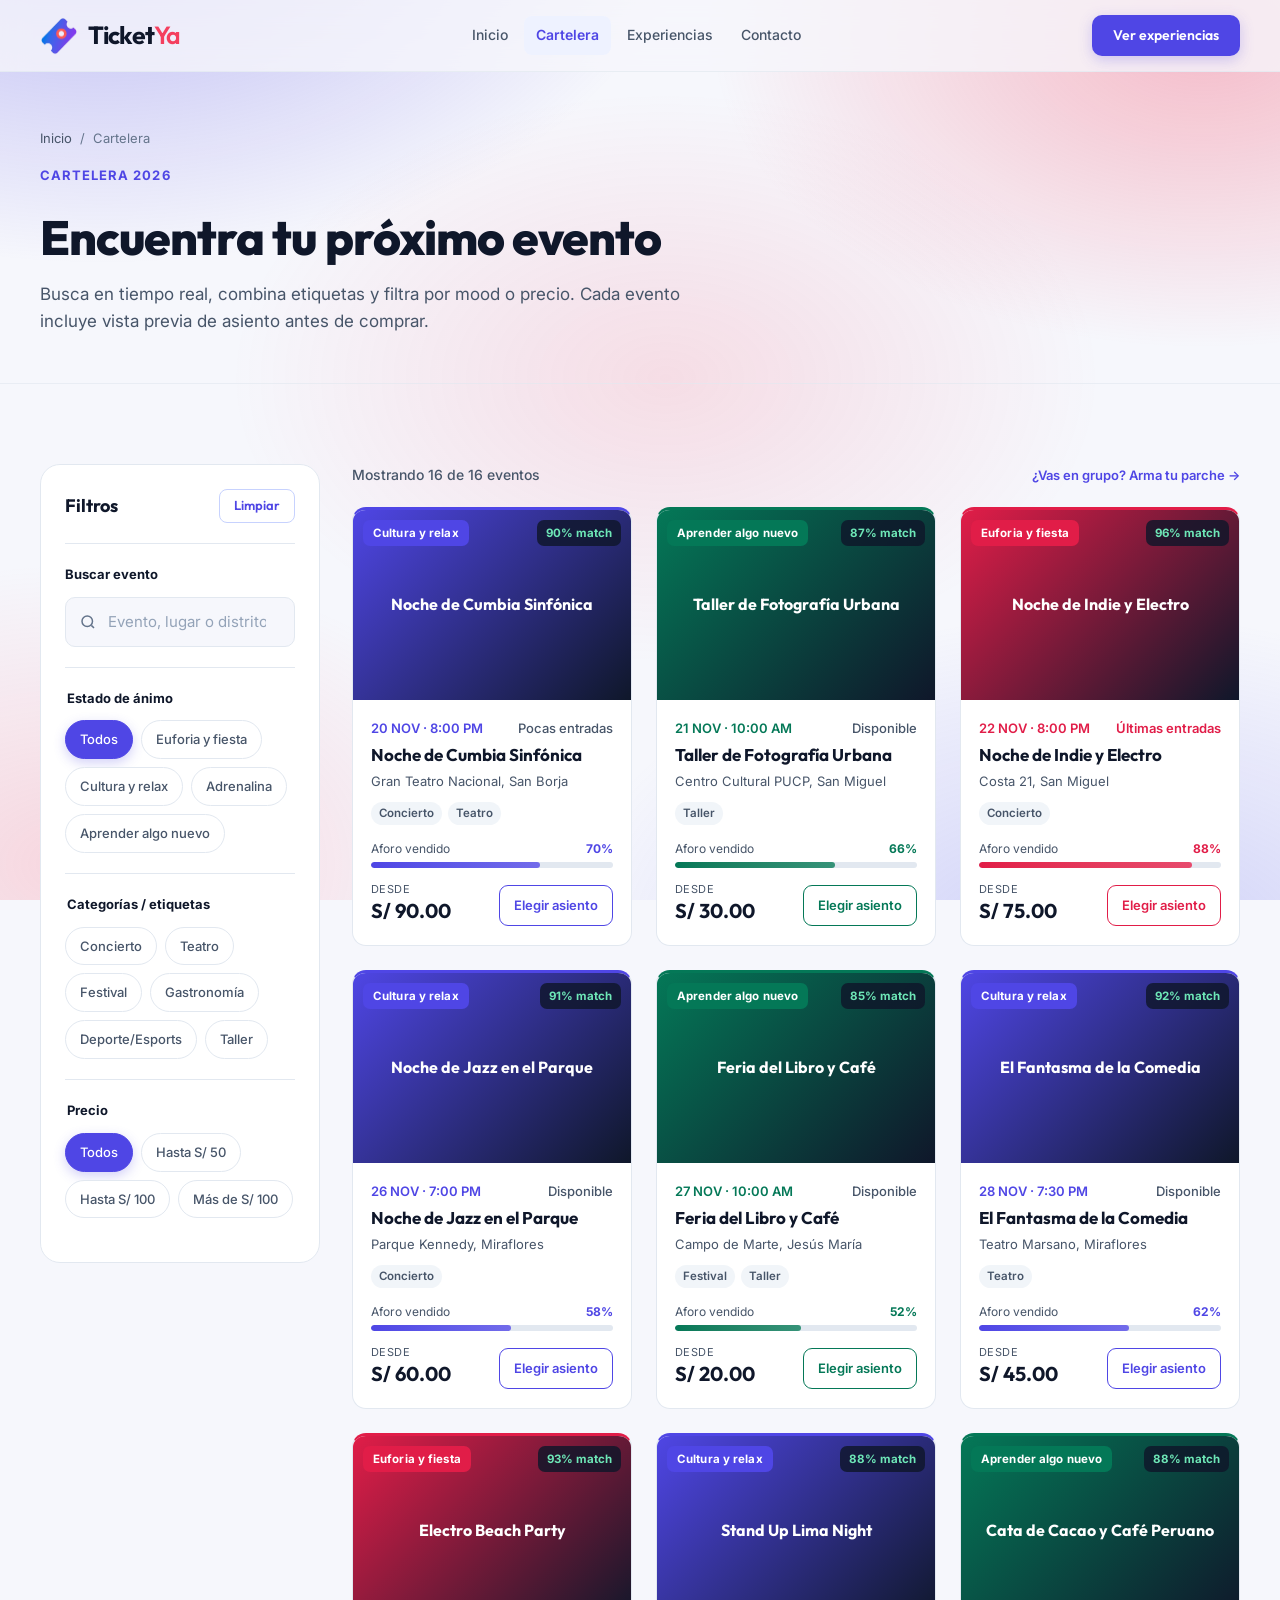
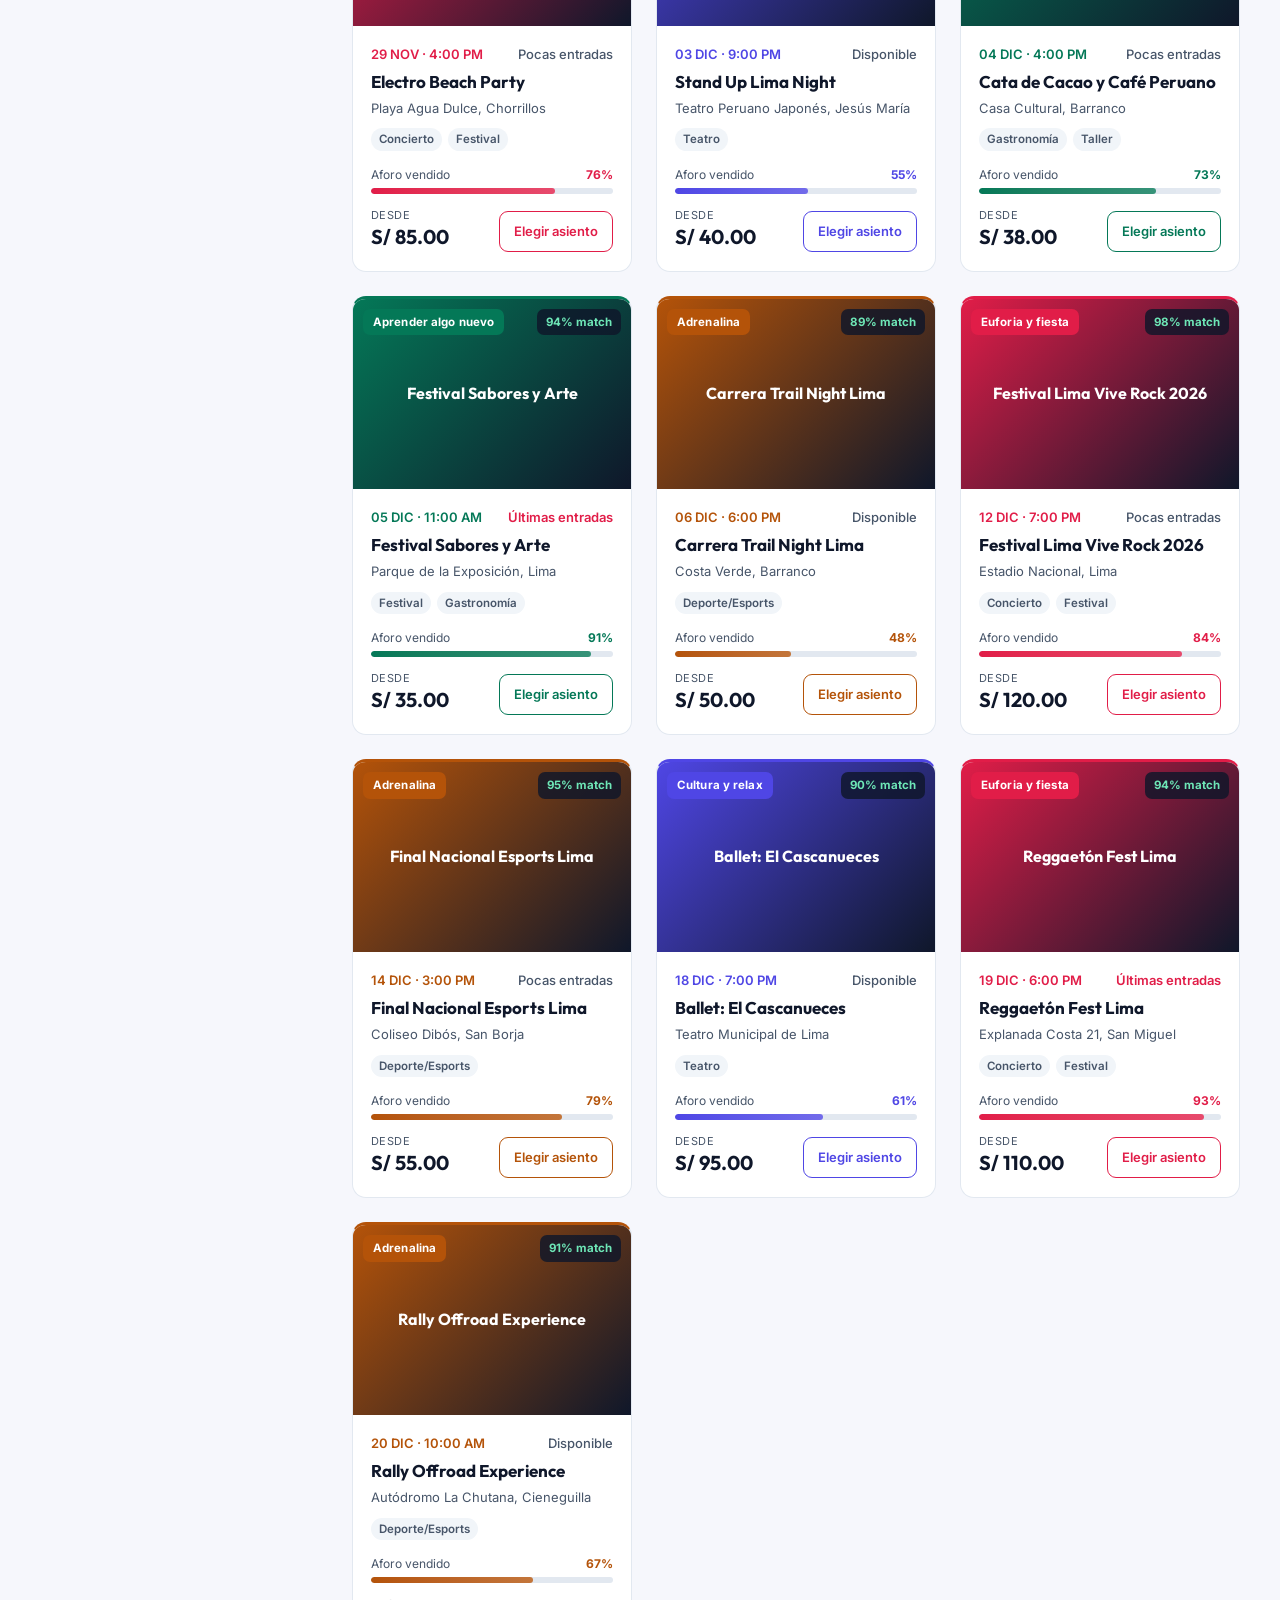
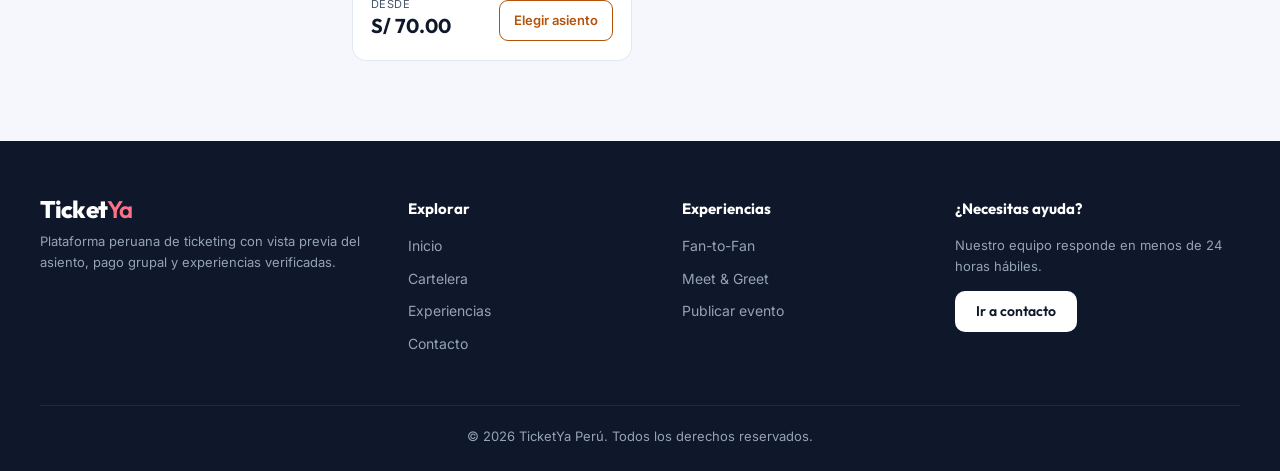
<file: cartelera.html>
<!DOCTYPE html>
<html lang="es">
<head>
  <meta charset="UTF-8">
  <meta name="viewport" content="width=device-width, initial-scale=1">
  <title>Cartelera | TicketYa</title>
  <link rel="icon" href="data:,">
  <meta name="description" content="Explora la cartelera completa de eventos en Perú. Filtra por mood, etiquetas y precio, y busca en tiempo real.">

  <link rel="preconnect" href="https://fonts.googleapis.com">
  <link rel="preconnect" href="https://fonts.gstatic.com" crossorigin>
  <link href="https://fonts.googleapis.com/css2?family=Inter:wght@400;500;600&family=Outfit:wght@400;500;600;700;800&display=swap" rel="stylesheet">
  <link rel="stylesheet" href="styles.css">
</head>
<body>
  <a class="skip-link" href="#main">Saltar al contenido</a>

  <header class="site-header">
    <div class="container header-inner">
      <a href="index.html" class="logo" aria-label="TicketYa, ir al inicio">
        <img src="assets/brand/iaa.png" alt="" class="logo-mark-img" width="608" height="615" decoding="async">
        <span class="logo-text">Ticket<span>Ya</span></span>
      </a>
      <button class="nav-toggle" id="nav-toggle" type="button" aria-expanded="false" aria-controls="site-nav" aria-label="Abrir menú">
        <span></span><span></span><span></span>
      </button>
      <nav class="nav" id="site-nav" aria-label="Principal">
        <a href="index.html" data-nav>Inicio</a>
        <a href="cartelera.html" data-nav>Cartelera</a>
        <a href="experiencias.html" data-nav>Experiencias</a>
        <a href="contacto.html" data-nav>Contacto</a>
      </nav>
      <div class="header-actions">
        <a href="experiencias.html" class="btn btn-primary">Ver experiencias</a>
      </div>
    </div>
  </header>

  <main id="main">
    <section class="page-hero">
      <div class="container">
        <nav class="breadcrumb" aria-label="Ruta"><a href="index.html">Inicio</a><span aria-hidden="true">/</span><span>Cartelera</span></nav>
        <p class="kicker">Cartelera 2026</p>
        <h1>Encuentra tu próximo evento</h1>
        <p class="lead">Busca en tiempo real, combina etiquetas y filtra por mood o precio. Cada evento incluye vista previa de asiento antes de comprar.</p>
      </div>
    </section>

    <section class="section">
      <div class="container catalog-layout">
        <aside class="filters-panel reveal" id="filters-panel" aria-label="Filtros de cartelera">
          <div class="filters-head">
            <h2>Filtros</h2>
            <button class="btn btn-ghost btn-sm" id="clear-filters" type="button">Limpiar</button>
          </div>

          <div class="filter-block">
            <label class="filter-label" for="catalog-search">Buscar evento</label>
            <div class="search-field">
              <svg width="18" height="18" viewBox="0 0 24 24" fill="none" stroke="currentColor" stroke-width="2" aria-hidden="true"><circle cx="11" cy="11" r="7"/><path d="m20 20-3.5-3.5"/></svg>
              <input type="search" id="catalog-search" placeholder="Evento, lugar o distrito" autocomplete="off">
            </div>
          </div>

          <div class="filter-block">
            <fieldset>
              <legend>Estado de ánimo</legend>
              <div class="chip-group" id="mood-filters"></div>
            </fieldset>
          </div>

          <div class="filter-block">
            <fieldset>
              <legend>Categorías / etiquetas</legend>
              <div class="chip-group" id="tag-filters"></div>
            </fieldset>
          </div>

          <div class="filter-block">
            <fieldset>
              <legend>Precio</legend>
              <div class="chip-group" id="price-filters"></div>
            </fieldset>
          </div>
        </aside>

        <div>
          <button class="btn btn-outline filter-toggle" id="filter-toggle" type="button" aria-expanded="false" aria-controls="filters-panel" style="margin-bottom:16px">Mostrar filtros</button>
          <div class="results-bar">
            <p id="results-count" aria-live="polite"></p>
            <a href="experiencias.html" class="small" style="color:var(--primary);font-weight:600">¿Vas en grupo? Arma tu parche →</a>
          </div>

          <div class="catalog-grid" id="catalog-grid"></div>

          <div class="empty-state" id="empty-state" hidden>
            <h3>No encontramos eventos con esos filtros</h3>
            <p>Prueba ajustando la búsqueda, cambiando el mood o quitando alguna etiqueta.</p>
            <button class="btn btn-primary" type="button" onclick="document.getElementById('clear-filters').click()">Ver todos los eventos</button>
          </div>
        </div>
      </div>
    </section>
  </main>

  <footer class="footer">
    <div class="container footer-grid">
      <div>
        <p class="footer-logo">Ticket<span>Ya</span></p>
        <p class="small">Plataforma peruana de ticketing con vista previa del asiento, pago grupal y experiencias verificadas.</p>
      </div>
      <div>
        <h4>Explorar</h4>
        <ul>
          <li><a href="index.html">Inicio</a></li>
          <li><a href="cartelera.html">Cartelera</a></li>
          <li><a href="experiencias.html">Experiencias</a></li>
          <li><a href="contacto.html">Contacto</a></li>
        </ul>
      </div>
      <div>
        <h4>Experiencias</h4>
        <ul>
          <li><a href="experiencias.html?tab=fan-to-fan">Fan-to-Fan</a></li>
          <li><a href="experiencias.html?tab=meet-greet">Meet & Greet</a></li>
          <li><a href="contacto.html?tab=publicar">Publicar evento</a></li>
        </ul>
      </div>
      <div>
        <h4>¿Necesitas ayuda?</h4>
        <p class="small">Nuestro equipo responde en menos de 24 horas hábiles.</p>
        <a href="contacto.html" class="btn btn-light">Ir a contacto</a>
      </div>
    </div>
    <p class="footer-copy">© 2026 TicketYa Perú. Todos los derechos reservados.</p>
  </footer>

  <div class="modal" id="seat-modal" role="dialog" aria-modal="true" aria-labelledby="seat-title" hidden>
    <div class="modal-card modal-sm">
      <div class="modal-head dark">
        <div>
          <p class="small">Vista previa del asiento</p>
          <h3 id="seat-title">Evento</h3>
        </div>
        <button class="icon-btn" data-close aria-label="Cerrar">&times;</button>
      </div>
      <div class="modal-body">
        <div class="viewport" id="viewport">
          <div class="viewport-bg"></div>
          <div class="viewport-top">
            <span class="zone-tag" id="vp-zone">VIP frontal</span>
            <span class="energy" id="vp-energy">Energía 100%</span>
          </div>
          <div class="stage-wrap">
            <div class="stage" id="vp-stage"><span>Escenario principal</span><small id="vp-distance">Distancia: 8 metros</small></div>
          </div>
          <p class="vp-desc" id="vp-desc"></p>
        </div>
        <p class="label">Selecciona una zona para probar el ángulo de visión</p>
        <div class="zones" id="zones"></div>
        <div class="modal-actions">
          <button class="btn btn-outline" data-close type="button">Cancelar</button>
          <button class="btn btn-primary" id="confirm-seat" type="button" style="flex:1">Confirmar y reservar</button>
        </div>
      </div>
    </div>
  </div>

  <div class="toast" id="toast" role="status" aria-live="polite" hidden></div>

  <script src="js/data.js"></script>
  <script src="js/shared.js"></script>
  <script src="js/cartelera.js"></script>
</body>
</html>
</file>
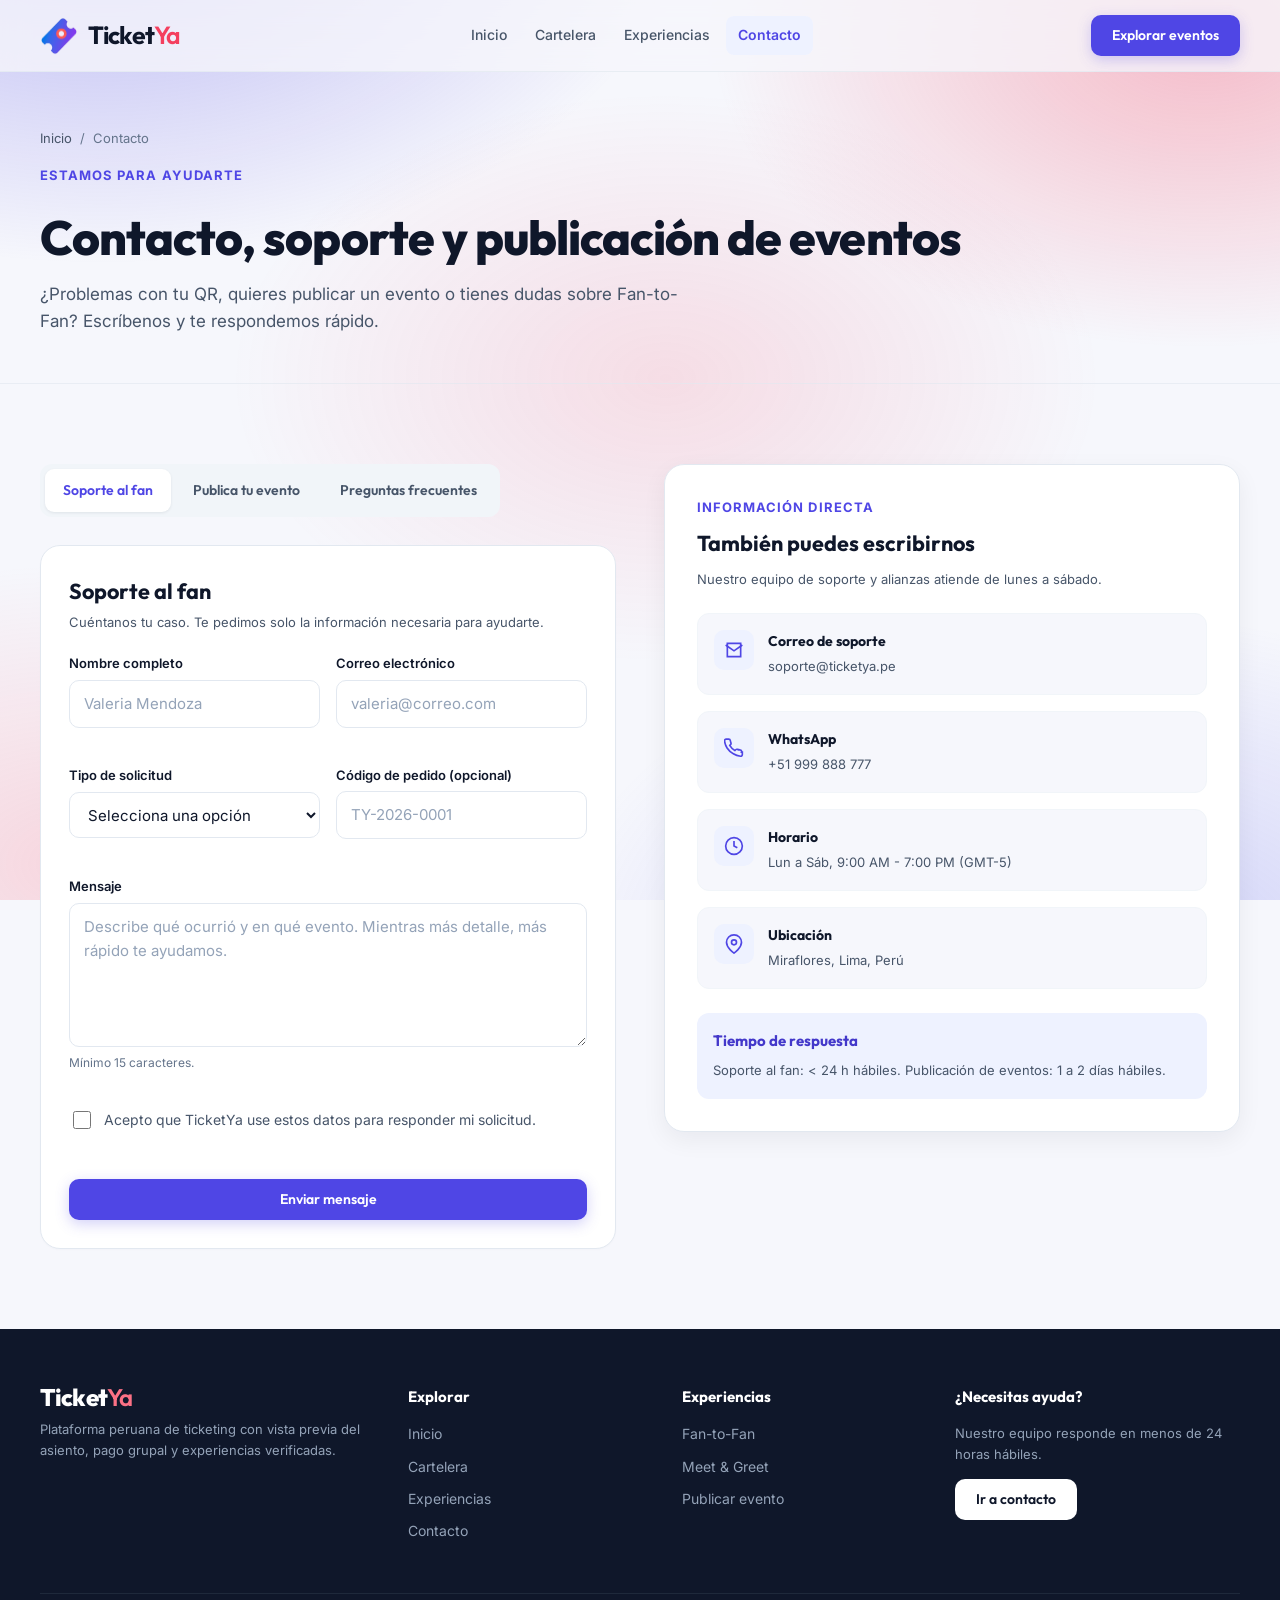
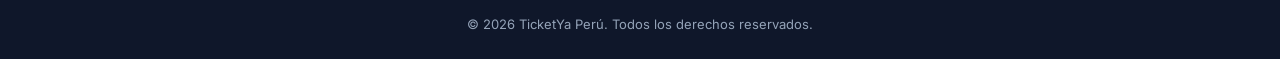
<file: contacto.html>
<!DOCTYPE html>
<html lang="es">
<head>
  <meta charset="UTF-8">
  <meta name="viewport" content="width=device-width, initial-scale=1">
  <title>Contacto | TicketYa</title>
  <link rel="icon" href="data:,">
  <meta name="description" content="Soporte para fans, publicación de eventos y preguntas frecuentes de TicketYa. Respondemos en menos de 24 horas hábiles.">

  <link rel="preconnect" href="https://fonts.googleapis.com">
  <link rel="preconnect" href="https://fonts.gstatic.com" crossorigin>
  <link href="https://fonts.googleapis.com/css2?family=Inter:wght@400;500;600&family=Outfit:wght@400;500;600;700;800&display=swap" rel="stylesheet">
  <link rel="stylesheet" href="styles.css">
</head>
<body>
  <a class="skip-link" href="#main">Saltar al contenido</a>

  <header class="site-header">
    <div class="container header-inner">
      <a href="index.html" class="logo" aria-label="TicketYa, ir al inicio">
        <img src="assets/brand/iaa.png" alt="" class="logo-mark-img" width="608" height="615" decoding="async">
        <span class="logo-text">Ticket<span>Ya</span></span>
      </a>
      <button class="nav-toggle" id="nav-toggle" type="button" aria-expanded="false" aria-controls="site-nav" aria-label="Abrir menú">
        <span></span><span></span><span></span>
      </button>
      <nav class="nav" id="site-nav" aria-label="Principal">
        <a href="index.html" data-nav>Inicio</a>
        <a href="cartelera.html" data-nav>Cartelera</a>
        <a href="experiencias.html" data-nav>Experiencias</a>
        <a href="contacto.html" data-nav>Contacto</a>
      </nav>
      <div class="header-actions">
        <a href="cartelera.html" class="btn btn-primary">Explorar eventos</a>
      </div>
    </div>
  </header>

  <main id="main">
    <section class="page-hero">
      <div class="container">
        <nav class="breadcrumb" aria-label="Ruta"><a href="index.html">Inicio</a><span aria-hidden="true">/</span><span>Contacto</span></nav>
        <p class="kicker">Estamos para ayudarte</p>
        <h1>Contacto, soporte y publicación de eventos</h1>
        <p class="lead">¿Problemas con tu QR, quieres publicar un evento o tienes dudas sobre Fan-to-Fan? Escríbenos y te respondemos rápido.</p>
      </div>
    </section>

    <section class="section">
      <div class="container">
        <div class="about-grid" style="align-items:start">
          <div class="reveal">
            <div data-tabs>
              <div class="tabs" role="tablist" aria-label="Opciones de contacto">
                <button class="tab-btn is-active" role="tab" id="tab-soporte" aria-selected="true" aria-controls="panel-soporte" tabindex="0">Soporte al fan</button>
                <button class="tab-btn" role="tab" id="tab-publicar" aria-selected="false" aria-controls="panel-publicar" tabindex="-1">Publica tu evento</button>
                <button class="tab-btn" role="tab" id="tab-faq" aria-selected="false" aria-controls="panel-faq" tabindex="-1">Preguntas frecuentes</button>
              </div>

              <div class="tab-panels">
                <div class="tab-panel" role="tabpanel" id="panel-soporte" aria-labelledby="tab-soporte">
                  <div class="panel-card">
                    <h2 style="font-size:1.35rem;margin-bottom:4px">Soporte al fan</h2>
                    <p class="small" style="margin-bottom:20px">Cuéntanos tu caso. Te pedimos solo la información necesaria para ayudarte.</p>
                    <div class="form-success" id="support-success" hidden></div>
                    <form id="support-form" class="form-stack" novalidate>
                      <div class="form-row">
                        <div class="field">
                          <label for="sup-name">Nombre completo</label>
                          <input type="text" id="sup-name" name="nombre" required minlength="3" autocomplete="name" placeholder="Valeria Mendoza">
                          <p class="field-error" aria-live="polite"></p>
                        </div>
                        <div class="field">
                          <label for="sup-email">Correo electrónico</label>
                          <input type="email" id="sup-email" name="correo" required autocomplete="email" placeholder="valeria@correo.com">
                          <p class="field-error" aria-live="polite"></p>
                        </div>
                      </div>
                      <div class="form-row">
                        <div class="field">
                          <label for="sup-type">Tipo de solicitud</label>
                          <select id="sup-type" name="tipo" required>
                            <option value="">Selecciona una opción</option>
                            <option value="qr">No recibí mi QR</option>
                            <option value="compra">Problema con una compra</option>
                            <option value="fan-to-fan">Fan-to-Fan</option>
                            <option value="meet-greet">Meet & Greet</option>
                            <option value="otro">Otro</option>
                          </select>
                          <p class="field-error" aria-live="polite"></p>
                        </div>
                        <div class="field">
                          <label for="sup-order">Código de pedido (opcional)</label>
                          <input type="text" id="sup-order" name="pedido" placeholder="TY-2026-0001" maxlength="30">
                          <p class="field-error" aria-live="polite"></p>
                        </div>
                      </div>
                      <div class="field">
                        <label for="sup-msg">Mensaje</label>
                        <textarea id="sup-msg" name="mensaje" required minlength="15" maxlength="600" rows="5" placeholder="Describe qué ocurrió y en qué evento. Mientras más detalle, más rápido te ayudamos."></textarea>
                        <p class="field-hint">Mínimo 15 caracteres.</p>
                        <p class="field-error" aria-live="polite"></p>
                      </div>
                      <label class="field-check">
                        <input type="checkbox" name="terminos" required>
                        <span>Acepto que TicketYa use estos datos para responder mi solicitud.</span>
                      </label>
                      <p class="field-error" aria-live="polite"></p>
                      <button class="btn btn-primary" type="submit">Enviar mensaje</button>
                    </form>
                  </div>
                </div>

                <div class="tab-panel" role="tabpanel" id="panel-publicar" aria-labelledby="tab-publicar" hidden>
                  <div class="panel-card">
                    <h2 style="font-size:1.35rem;margin-bottom:4px">Publica tu evento</h2>
                    <p class="small" style="margin-bottom:20px">Cuéntanos sobre tu evento y te contactaremos para evaluar la publicación en TicketYa.</p>
                    <div class="form-success" id="publish-success" hidden></div>
                    <form id="event-publish-form" class="form-stack" novalidate>
                      <div class="form-row">
                        <div class="field">
                          <label for="pub-org">Nombre del organizador</label>
                          <input type="text" id="pub-org" name="organizador" required minlength="3" placeholder="Productora Lima Live">
                          <p class="field-error" aria-live="polite"></p>
                        </div>
                        <div class="field">
                          <label for="pub-email">Correo comercial</label>
                          <input type="email" id="pub-email" name="correo" required autocomplete="email" placeholder="contacto@organizador.pe">
                          <p class="field-error" aria-live="polite"></p>
                        </div>
                      </div>
                      <div class="form-row">
                        <div class="field">
                          <label for="pub-event">Nombre del evento</label>
                          <input type="text" id="pub-event" name="evento" required minlength="4" placeholder="Festival de verano 2026">
                          <p class="field-error" aria-live="polite"></p>
                        </div>
                        <div class="field">
                          <label for="pub-type">Tipo de evento</label>
                          <select id="pub-type" name="tipo" required>
                            <option value="">Selecciona</option>
                            <option value="concierto">Concierto</option>
                            <option value="teatro">Teatro</option>
                            <option value="festival">Festival</option>
                            <option value="deporte">Deporte/Esports</option>
                            <option value="taller">Taller</option>
                            <option value="otro">Otro</option>
                          </select>
                          <p class="field-error" aria-live="polite"></p>
                        </div>
                      </div>
                      <div class="form-row">
                        <div class="field">
                          <label for="pub-city">Ciudad / distrito</label>
                          <input type="text" id="pub-city" name="ciudad" required placeholder="Lima, Miraflores">
                          <p class="field-error" aria-live="polite"></p>
                        </div>
                        <div class="field">
                          <label for="pub-capacity">Aforo estimado</label>
                          <input type="number" id="pub-capacity" name="aforo" required min="50" max="100000" placeholder="500">
                          <p class="field-error" aria-live="polite"></p>
                        </div>
                      </div>
                      <div class="field">
                        <label for="pub-details">Detalles del evento</label>
                        <textarea id="pub-details" name="detalles" required minlength="20" maxlength="800" rows="4" placeholder="Fecha tentativa, tipo de público, necesidades de ticketing, experiencias especiales, etc."></textarea>
                        <p class="field-hint">Mínimo 20 caracteres.</p>
                        <p class="field-error" aria-live="polite"></p>
                      </div>
                      <label class="field-check">
                        <input type="checkbox" name="terminos" required>
                        <span>Confirmo que tengo autorización para comercializar este evento.</span>
                      </label>
                      <p class="field-error" aria-live="polite"></p>
                      <button class="btn btn-primary" type="submit">Enviar propuesta</button>
                    </form>
                  </div>
                </div>

                <div class="tab-panel" role="tabpanel" id="panel-faq" aria-labelledby="tab-faq" hidden>
                  <div class="panel-card">
                    <h2 style="font-size:1.35rem;margin-bottom:6px">Preguntas frecuentes</h2>
                    <p class="small" style="margin-bottom:20px">Respuestas rápidas sobre compras, Fan-to-Fan, Meet & Greet y soporte.</p>
                    <div id="faq-list" data-accordion></div>
                  </div>
                </div>
              </div>
            </div>
          </div>

          <aside class="reveal" style="--delay:100ms">
            <div class="contact-card">
              <p class="kicker">Información directa</p>
              <h3>También puedes escribirnos</h3>
              <p class="small" style="margin-top:8px">Nuestro equipo de soporte y alianzas atiende de lunes a sábado.</p>
              <div class="info-list">
                <div class="info-item">
                  <div class="info-icon" aria-hidden="true"><svg width="20" height="20" viewBox="0 0 24 24" fill="none" stroke="currentColor" stroke-width="2"><path d="M4 4h16v16H4z"/><path d="m22 6-10 7L2 6"/></svg></div>
                  <div><strong>Correo de soporte</strong><span>soporte@ticketya.pe</span></div>
                </div>
                <div class="info-item">
                  <div class="info-icon" aria-hidden="true"><svg width="20" height="20" viewBox="0 0 24 24" fill="none" stroke="currentColor" stroke-width="2"><path d="M22 16.92v3a2 2 0 0 1-2.18 2 19.79 19.79 0 0 1-8.63-3.07A19.5 19.5 0 0 1 3.69 12a19.79 19.79 0 0 1-3.07-8.67A2 2 0 0 1 2.6 1.27h3a2 2 0 0 1 2 1.72c.127.96.361 1.903.7 2.81a2 2 0 0 1-.45 2.11L6.91 8.91a16 16 0 0 0 6.18 6.18l1-1a2 2 0 0 1 2.11-.45c.907.339 1.85.573 2.81.7A2 2 0 0 1 21 16.92z"/></svg></div>
                  <div><strong>WhatsApp</strong><span>+51 999 888 777</span></div>
                </div>
                <div class="info-item">
                  <div class="info-icon" aria-hidden="true"><svg width="20" height="20" viewBox="0 0 24 24" fill="none" stroke="currentColor" stroke-width="2"><circle cx="12" cy="12" r="10"/><path d="M12 6v6l4 2"/></svg></div>
                  <div><strong>Horario</strong><span>Lun a Sáb, 9:00 AM - 7:00 PM (GMT-5)</span></div>
                </div>
                <div class="info-item">
                  <div class="info-icon" aria-hidden="true"><svg width="20" height="20" viewBox="0 0 24 24" fill="none" stroke="currentColor" stroke-width="2"><path d="M21 10c0 7-9 13-9 13S3 17 3 10a9 9 0 0 1 18 0Z"/><circle cx="12" cy="10" r="3"/></svg></div>
                  <div><strong>Ubicación</strong><span>Miraflores, Lima, Perú</span></div>
                </div>
              </div>
              <div style="margin-top:24px;padding:16px;background:var(--primary-soft);border-radius:12px">
                <strong style="display:block;font-family:var(--font-head);font-size:.9375rem;color:var(--primary-dark);margin-bottom:4px">Tiempo de respuesta</strong>
                <span class="small">Soporte al fan: &lt; 24 h hábiles. Publicación de eventos: 1 a 2 días hábiles.</span>
              </div>
            </div>
          </aside>
        </div>
      </div>
    </section>
  </main>

  <footer class="footer">
    <div class="container footer-grid">
      <div><p class="footer-logo">Ticket<span>Ya</span></p><p class="small">Plataforma peruana de ticketing con vista previa del asiento, pago grupal y experiencias verificadas.</p></div>
      <div><h4>Explorar</h4><ul><li><a href="index.html">Inicio</a></li><li><a href="cartelera.html">Cartelera</a></li><li><a href="experiencias.html">Experiencias</a></li><li><a href="contacto.html">Contacto</a></li></ul></div>
      <div><h4>Experiencias</h4><ul><li><a href="experiencias.html?tab=fan-to-fan">Fan-to-Fan</a></li><li><a href="experiencias.html?tab=meet-greet">Meet & Greet</a></li><li><a href="contacto.html?tab=publicar">Publicar evento</a></li></ul></div>
      <div><h4>¿Necesitas ayuda?</h4><p class="small">Nuestro equipo responde en menos de 24 horas hábiles.</p><a href="contacto.html" class="btn btn-light">Ir a contacto</a></div>
    </div>
    <p class="footer-copy">© 2026 TicketYa Perú. Todos los derechos reservados.</p>
  </footer>

  <div class="toast" id="toast" role="status" aria-live="polite" hidden></div>

  <script src="js/data.js"></script>
  <script src="js/shared.js"></script>
  <script src="js/contacto.js"></script>
</body>
</html>
</file>
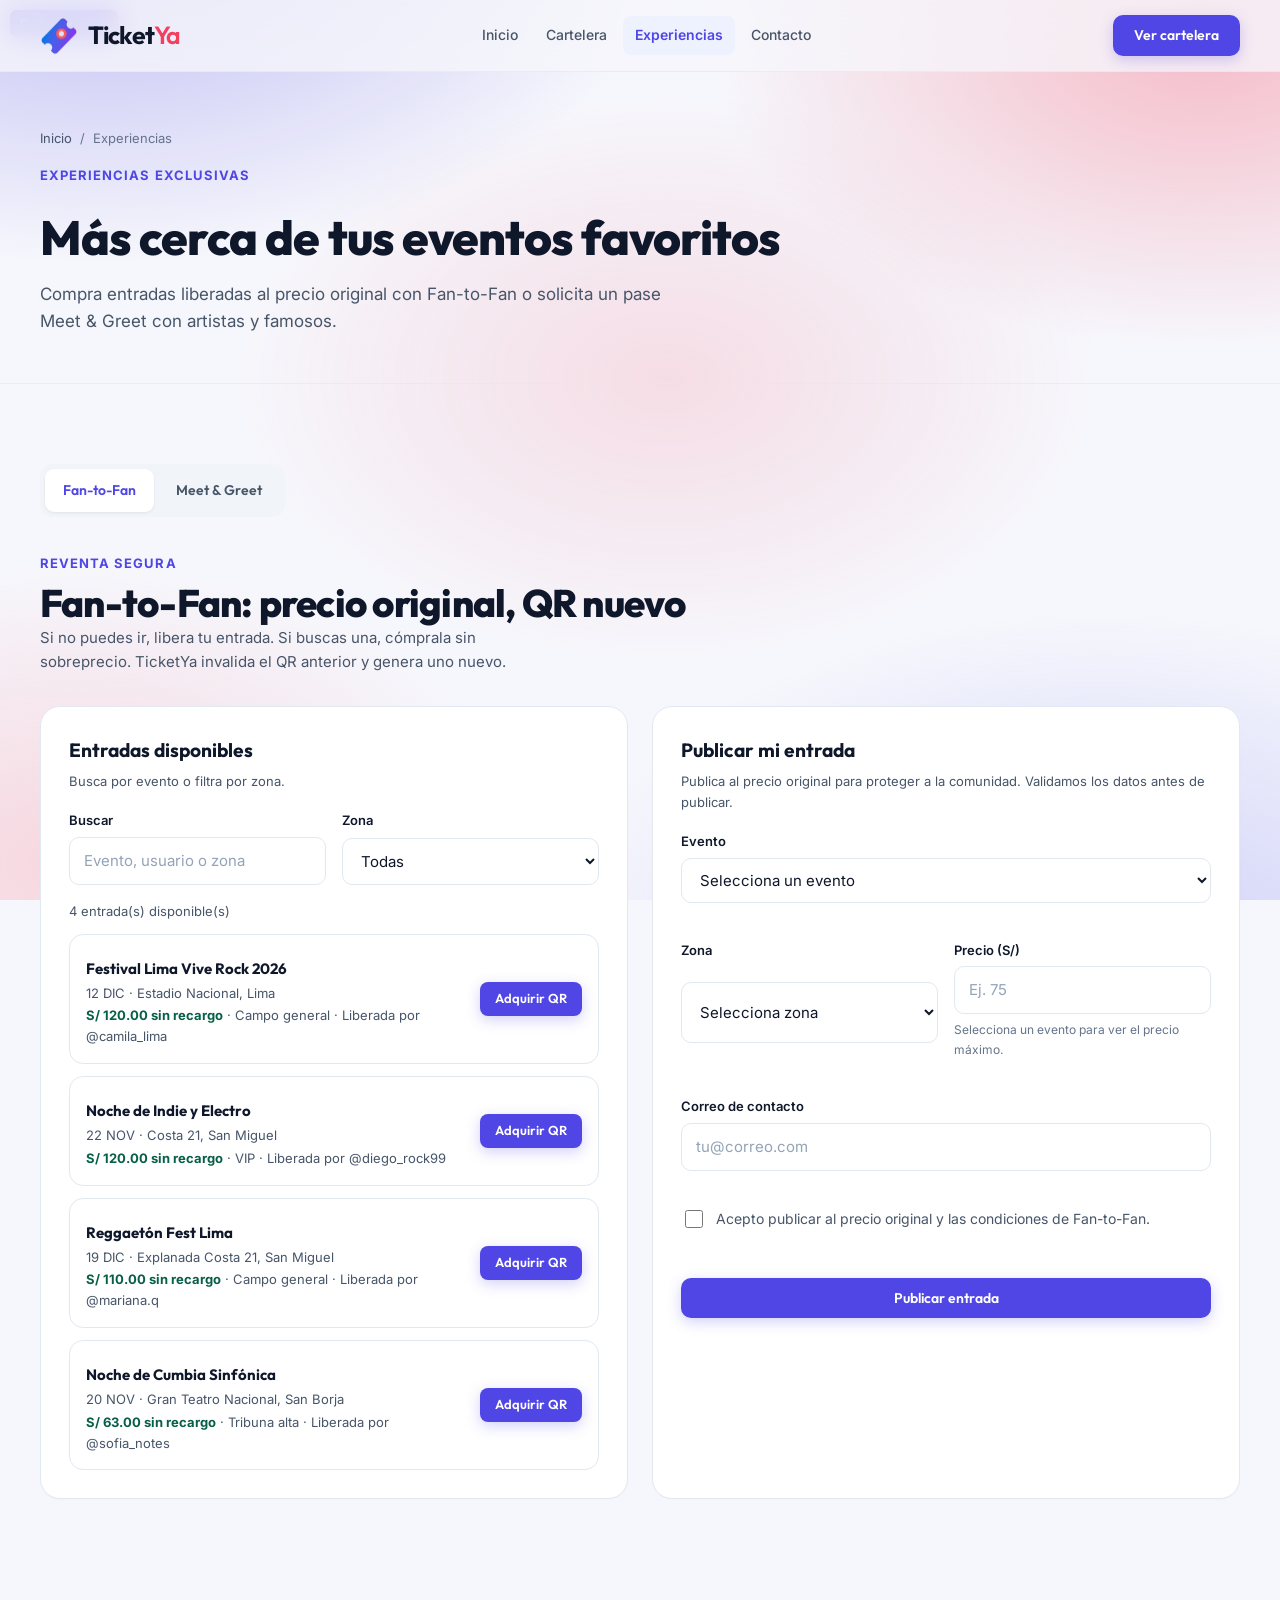
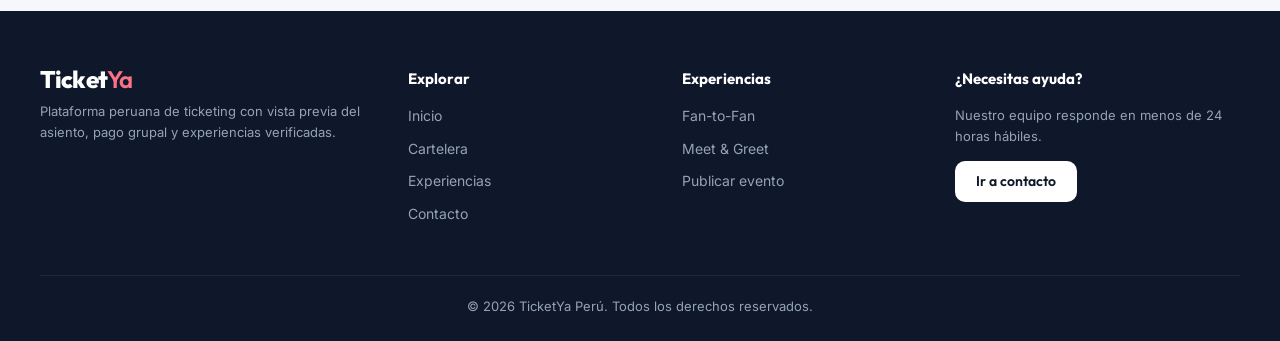
<file: experiencias.html>
<!DOCTYPE html>
<html lang="es">
<head>
  <meta charset="UTF-8">
  <meta name="viewport" content="width=device-width, initial-scale=1">
  <title>Experiencias | TicketYa</title>
  <link rel="icon" href="data:,">
  <meta name="description" content="Fan-to-Fan para reventa segura al precio original y Meet & Greet con artistas y famosos. Experiencias verificadas por TicketYa.">

  <link rel="preconnect" href="https://fonts.googleapis.com">
  <link rel="preconnect" href="https://fonts.gstatic.com" crossorigin>
  <link href="https://fonts.googleapis.com/css2?family=Inter:wght@400;500;600&family=Outfit:wght@400;500;600;700;800&display=swap" rel="stylesheet">
  <link rel="stylesheet" href="styles.css">
</head>
<body>
  <a class="skip-link" href="#main">Saltar al contenido</a>

  <header class="site-header">
    <div class="container header-inner">
      <a href="index.html" class="logo" aria-label="TicketYa, ir al inicio">
        <img src="assets/brand/iaa.png" alt="" class="logo-mark-img" width="608" height="615" decoding="async">
        <span class="logo-text">Ticket<span>Ya</span></span>
      </a>
      <button class="nav-toggle" id="nav-toggle" type="button" aria-expanded="false" aria-controls="site-nav" aria-label="Abrir menú">
        <span></span><span></span><span></span>
      </button>
      <nav class="nav" id="site-nav" aria-label="Principal">
        <a href="index.html" data-nav>Inicio</a>
        <a href="cartelera.html" data-nav>Cartelera</a>
        <a href="experiencias.html" data-nav>Experiencias</a>
        <a href="contacto.html" data-nav>Contacto</a>
      </nav>
      <div class="header-actions">
        <a href="cartelera.html" class="btn btn-primary">Ver cartelera</a>
      </div>
    </div>
  </header>

  <main id="main">
    <section class="page-hero">
      <div class="container">
        <nav class="breadcrumb" aria-label="Ruta"><a href="index.html">Inicio</a><span aria-hidden="true">/</span><span>Experiencias</span></nav>
        <p class="kicker">Experiencias exclusivas</p>
        <h1>Más cerca de tus eventos favoritos</h1>
        <p class="lead">Compra entradas liberadas al precio original con Fan-to-Fan o solicita un pase Meet & Greet con artistas y famosos.</p>
      </div>
    </section>

    <section class="section">
      <div class="container">
        <div data-tabs>
          <div class="tabs" role="tablist" aria-label="Tipos de experiencia">
            <button class="tab-btn is-active" role="tab" id="tab-fan" aria-selected="true" aria-controls="panel-fan" tabindex="0">Fan-to-Fan</button>
            <button class="tab-btn" role="tab" id="tab-meet" aria-selected="false" aria-controls="panel-meet" tabindex="-1">Meet & Greet</button>
          </div>

          <div class="tab-panels">
            <!-- Fan-to-Fan -->
            <div class="tab-panel" role="tabpanel" id="panel-fan" aria-labelledby="tab-fan" data-anchor="fan-to-fan">
              <span id="fan-to-fan" class="anchor-target" aria-hidden="true"></span>
              <div class="section-head" style="margin-top:8px">
                <div>
                  <p class="kicker">Reventa segura</p>
                  <h2>Fan-to-Fan: precio original, QR nuevo</h2>
                  <p class="section-note">Si no puedes ir, libera tu entrada. Si buscas una, cómprala sin sobreprecio. TicketYa invalida el QR anterior y genera uno nuevo.</p>
                </div>
              </div>

              <div class="panel-grid" style="margin-bottom:32px">
                <div class="panel-card reveal">
                  <h3 style="font-size:1.2rem;margin-bottom:6px">Entradas disponibles</h3>
                  <p class="small" style="margin-bottom:18px">Busca por evento o filtra por zona.</p>
                  <div class="form-row" style="margin-bottom:16px">
                    <label class="field">
                      <span>Buscar</span>
                      <input type="search" id="resale-search" placeholder="Evento, usuario o zona" autocomplete="off">
                    </label>
                    <label class="field">
                      <span>Zona</span>
                      <select id="resale-zone">
                        <option value="todas">Todas</option>
                        <option value="VIP frontal">VIP frontal</option>
                        <option value="Campo general">Campo general</option>
                        <option value="Tribuna alta">Tribuna alta</option>
                      </select>
                    </label>
                  </div>
                  <p class="small" id="resale-count" aria-live="polite" style="margin-bottom:12px"></p>
                  <div class="resale" id="resale-list" style="margin-top:0"></div>
                  <div class="empty-state" id="resale-empty" hidden style="padding:32px 16px">
                    <h3>No hay entradas con ese filtro</h3>
                    <p>Prueba con otro evento o zona.</p>
                  </div>
                </div>

                <div class="panel-card reveal" style="--delay:80ms">
                  <h3 style="font-size:1.2rem;margin-bottom:6px">Publicar mi entrada</h3>
                  <p class="small" style="margin-bottom:18px">Publica al precio original para proteger a la comunidad. Validamos los datos antes de publicar.</p>
                  <form id="publish-form" class="form-stack" novalidate>
                    <div class="field">
                      <label for="publish-event">Evento</label>
                      <select id="publish-event" name="eventId" required>
                        <option value="">Selecciona un evento</option>
                      </select>
                      <p class="field-error" aria-live="polite"></p>
                    </div>
                    <div class="form-row">
                      <div class="field">
                        <label for="publish-zona">Zona</label>
                        <select id="publish-zona" name="zona" required>
                          <option value="">Selecciona zona</option>
                          <option value="VIP frontal">VIP frontal</option>
                          <option value="Campo general">Campo general</option>
                          <option value="Tribuna alta">Tribuna alta</option>
                        </select>
                        <p class="field-error" aria-live="polite"></p>
                      </div>
                      <div class="field">
                        <label for="publish-precio">Precio (S/)</label>
                        <input type="number" id="publish-precio" name="precio" min="1" step="0.01" required placeholder="Ej. 75">
                        <p class="field-hint" id="publish-price-hint">Selecciona un evento para ver el precio máximo.</p>
                        <p class="field-error" aria-live="polite"></p>
                      </div>
                    </div>
                    <div class="field">
                      <label for="publish-email">Correo de contacto</label>
                      <input type="email" id="publish-email" name="email" required placeholder="tu@correo.com" autocomplete="email">
                      <p class="field-error" aria-live="polite"></p>
                    </div>
                    <label class="field-check">
                      <input type="checkbox" name="terminos" required>
                      <span>Acepto publicar al precio original y las condiciones de Fan-to-Fan.</span>
                    </label>
                    <p class="field-error" aria-live="polite" data-for="terminos"></p>
                    <button class="btn btn-primary btn-block" type="submit">Publicar entrada</button>
                  </form>
                </div>
              </div>
            </div>

            <!-- Meet & Greet -->
            <div class="tab-panel" role="tabpanel" id="panel-meet" aria-labelledby="tab-meet" hidden data-anchor="meet-greet">
              <span id="meet-greet" class="anchor-target" aria-hidden="true"></span>
              <div class="section-head" style="margin-top:8px">
                <div>
                  <p class="kicker">Encuentros exclusivos</p>
                  <h2>Meet & Greet con artistas y famosos</h2>
                  <p class="section-note">Cupos limitados, experiencias verificadas y confirmación por correo. Busca por artista o filtra por categoría.</p>
                </div>
              </div>

              <div class="panel-card reveal" style="margin-bottom:24px">
                <div class="form-row">
                  <label class="field">
                    <span>Buscar experiencia</span>
                    <input type="search" id="meet-search" placeholder="Artista, evento o beneficio" autocomplete="off">
                  </label>
                  <label class="field">
                    <span>Categoría</span>
                    <select id="meet-category">
                      <option value="todas">Todas</option>
                      <option value="Música">Música</option>
                      <option value="Teatro">Teatro</option>
                      <option value="Deporte">Deporte</option>
                      <option value="Influencer">Influencer</option>
                    </select>
                  </label>
                </div>
              </div>

              <p class="small" id="meet-count" aria-live="polite" style="margin-bottom:12px"></p>
              <div class="meet-grid" id="meet-grid"></div>
              <div class="empty-state" id="meet-empty" hidden>
                <h3>No hay experiencias con ese filtro</h3>
                <p>Prueba con otra búsqueda o categoría.</p>
              </div>
            </div>
          </div>
        </div>
      </div>
    </section>
  </main>

  <footer class="footer">
    <div class="container footer-grid">
      <div><p class="footer-logo">Ticket<span>Ya</span></p><p class="small">Plataforma peruana de ticketing con vista previa del asiento, pago grupal y experiencias verificadas.</p></div>
      <div><h4>Explorar</h4><ul><li><a href="index.html">Inicio</a></li><li><a href="cartelera.html">Cartelera</a></li><li><a href="experiencias.html">Experiencias</a></li><li><a href="contacto.html">Contacto</a></li></ul></div>
      <div><h4>Experiencias</h4><ul><li><a href="experiencias.html?tab=fan-to-fan">Fan-to-Fan</a></li><li><a href="experiencias.html?tab=meet-greet">Meet & Greet</a></li><li><a href="contacto.html?tab=publicar">Publicar evento</a></li></ul></div>
      <div><h4>¿Necesitas ayuda?</h4><p class="small">Nuestro equipo responde en menos de 24 horas hábiles.</p><a href="contacto.html" class="btn btn-light">Ir a contacto</a></div>
    </div>
    <p class="footer-copy">© 2026 TicketYa Perú. Todos los derechos reservados.</p>
  </footer>

  <!-- Buy Fan-to-Fan modal -->
  <div class="modal" id="buy-modal" role="dialog" aria-modal="true" aria-labelledby="buy-title" hidden>
    <div class="modal-card modal-md">
      <div class="modal-head primary">
        <div>
          <p class="small" style="color:#C7D2FE">Fan-to-Fan</p>
          <h3 id="buy-title">Adquirir entrada</h3>
        </div>
        <button class="icon-btn" data-close aria-label="Cerrar">&times;</button>
      </div>
      <div class="modal-body">
        <div class="panel-card" style="padding:16px;background:var(--bg)">
          <strong id="buy-event-name" style="display:block;font-family:var(--font-head)"></strong>
          <span class="small" id="buy-event-detail"></span>
        </div>
        <form id="buy-form" class="form-stack" novalidate>
          <div class="form-row">
            <div class="field">
              <label for="buy-name">Nombre completo</label>
              <input type="text" id="buy-name" name="nombre" required minlength="3" autocomplete="name" placeholder="Tu nombre">
              <p class="field-error" aria-live="polite"></p>
            </div>
            <div class="field">
              <label for="buy-email">Correo electrónico</label>
              <input type="email" id="buy-email" name="email" required autocomplete="email" placeholder="tu@correo.com">
              <p class="field-error" aria-live="polite"></p>
            </div>
          </div>
          <label class="field-check">
            <input type="checkbox" name="terminos" required>
            <span>Confirmo que deseo adquirir esta entrada y recibir un nuevo QR a mi nombre.</span>
          </label>
          <p class="field-error" aria-live="polite"></p>
          <div class="modal-actions">
            <button class="btn btn-outline" type="button" data-close>Cancelar</button>
            <button class="btn btn-primary" type="submit" style="flex:1">Confirmar adquisición</button>
          </div>
        </form>
      </div>
    </div>
  </div>

  <!-- Meet & Greet modal -->
  <div class="modal" id="meet-modal" role="dialog" aria-modal="true" aria-labelledby="meet-title" hidden>
    <div class="modal-card modal-md">
      <div class="modal-head dark">
        <div>
          <p class="small">Solicitud de pase</p>
          <h3 id="meet-title">Meet & Greet</h3>
        </div>
        <button class="icon-btn" data-close aria-label="Cerrar">&times;</button>
      </div>
      <div class="modal-body">
        <div class="panel-card" style="padding:16px;background:var(--bg)">
          <strong id="meet-artist-name" style="display:block;font-family:var(--font-head)"></strong>
          <span class="small" id="meet-artist-detail"></span>
        </div>
        <form id="meet-form" class="form-stack" novalidate>
          <input type="hidden" id="meet-id" name="meetId">
          <div class="form-row">
            <div class="field">
              <label for="meet-name">Nombre completo</label>
              <input type="text" id="meet-name" name="nombre" required minlength="3" autocomplete="name">
              <p class="field-error" aria-live="polite"></p>
            </div>
            <div class="field">
              <label for="meet-email">Correo electrónico</label>
              <input type="email" id="meet-email" name="email" required autocomplete="email">
              <p class="field-error" aria-live="polite"></p>
            </div>
          </div>
          <div class="form-row">
            <div class="field">
              <label for="meet-phone">Teléfono</label>
              <input type="tel" id="meet-phone" name="telefono" required pattern="[0-9+\s]{8,15}" placeholder="999 999 999">
              <p class="field-hint">Solo números, espacios o +.</p>
              <p class="field-error" aria-live="polite"></p>
            </div>
            <div class="field">
              <label for="meet-qty">Cantidad de cupos</label>
              <input type="number" id="meet-qty" name="cantidad" required min="1" max="4" value="1">
              <p class="field-error" aria-live="polite"></p>
            </div>
          </div>
          <div class="field">
            <label for="meet-msg">Mensaje opcional</label>
            <textarea id="meet-msg" name="mensaje" rows="3" maxlength="240" placeholder="¿Algo que debamos saber?"></textarea>
            <p class="field-hint">Máximo 240 caracteres.</p>
            <p class="field-error" aria-live="polite"></p>
          </div>
          <label class="field-check">
            <input type="checkbox" name="terminos" required>
            <span>Acepto que la solicitud está sujeta a disponibilidad y confirmación por correo.</span>
          </label>
          <p class="field-error" aria-live="polite"></p>
          <div class="modal-actions">
            <button class="btn btn-outline" type="button" data-close>Cancelar</button>
            <button class="btn btn-primary" type="submit" style="flex:1">Enviar solicitud</button>
          </div>
        </form>
      </div>
    </div>
  </div>

  <div class="toast" id="toast" role="status" aria-live="polite" hidden></div>

  <script src="js/data.js"></script>
  <script src="js/shared.js"></script>
  <script src="js/experiencias.js"></script>
</body>
</html>
</file>
<file: styles.css>
/* ===== Variables ===== */
:root {
  --primary: #4F46E5;
  --primary-dark: #4338CA;
  --primary-soft: #EEF2FF;
  --accent: #F43F5E;
  --accent-dark: #E11D48;
  --bg: #F6F7FC;
  --surface: #FFFFFF;
  --ink: #0F172A;
  --muted: #475569;
  --muted-light: #64748B;
  --line: #E2E8F0;
  --line-soft: #F1F5F9;
  --success: #059669;
  --success-bg: #ECFDF5;
  --danger: #DC2626;
  --danger-bg: #FEF2F2;
  --white: #fff;

  --euforia: #E11D48;
  --cultura: #4F46E5;
  --adrenalina: #B45309;
  --aprender: #047857;

  --radius: 14px;
  --radius-lg: 20px;
  --header-h: 72px;
  --shadow: 0 8px 24px rgba(15,23,42,.06);
  --shadow-lg: 0 20px 50px rgba(15,23,42,.12);
  --ease: cubic-bezier(.2,.7,.2,1);
  --font-head: 'Outfit', system-ui, sans-serif;
  --font-body: 'Inter', system-ui, sans-serif;
}

/* ===== Base ===== */
*, *::before, *::after { box-sizing: border-box; }
html { scroll-behavior: smooth; scroll-padding-top: calc(var(--header-h) + 16px); background: var(--bg); }
body {
  margin: 0; font-family: var(--font-body); color: var(--ink); background: transparent;
  line-height: 1.6; -webkit-font-smoothing: antialiased; overflow-x: hidden;
  position: relative; isolation: isolate; min-height: 100vh;
}
body::before {
  content: ""; position: fixed; inset: 0; z-index: -1; pointer-events: none;
  background:
    radial-gradient(950px 600px at 8% -12%, rgba(79,70,229,.38), transparent 62%),
    radial-gradient(820px 520px at 94% 4%, rgba(244,63,94,.32), transparent 60%),
    radial-gradient(900px 580px at 86% 108%, rgba(99,102,241,.28), transparent 62%),
    radial-gradient(760px 500px at 6% 96%, rgba(251,113,133,.24), transparent 60%),
    radial-gradient(640px 420px at 52% 42%, rgba(244,63,94,.14), transparent 68%);
}
body.nav-open { overflow: hidden; }
h1, h2, h3, h4, p, ul, ol, dl, dd { margin: 0; padding: 0; }
ul, ol { list-style: none; }
a { color: inherit; text-decoration: none; }
img { max-width: 100%; display: block; height: auto; }
button, input, select, textarea { font: inherit; color: inherit; }
button { cursor: pointer; }
[hidden] { display: none !important; }
:focus-visible { outline: 3px solid var(--primary); outline-offset: 2px; }
::selection { background: #C7D2FE; color: var(--ink); }

.skip-link {
  position: absolute; left: -999px; top: 8px; z-index: 100; padding: 10px 14px;
  background: var(--primary); color: #fff; border-radius: 8px; font-weight: 600;
}
.skip-link:focus { left: 12px; }

.container { width: min(1200px, calc(100% - 48px)); margin-inline: auto; }
.small { font-size: .8125rem; color: var(--muted); }
.lead { font-size: 1.0625rem; color: var(--muted); max-width: 60ch; }
.muted { color: var(--muted); }

/* ===== Buttons ===== */
.btn {
  display: inline-flex; align-items: center; justify-content: center; gap: 8px;
  padding: 11px 20px; border-radius: 10px; border: 1px solid transparent;
  font-family: var(--font-head); font-weight: 600; font-size: .875rem; line-height: 1.2;
  transition: background .2s, color .2s, border-color .2s, transform .2s, box-shadow .2s;
  position: relative; white-space: nowrap;
}
.btn:hover { transform: translateY(-1px); }
.btn:active { transform: translateY(0); }
.btn:disabled { opacity: .6; cursor: not-allowed; transform: none; }
.btn-primary { background: var(--primary); color: #fff; box-shadow: 0 4px 14px rgba(79,70,229,.25); }
.btn-primary:hover:not(:disabled) { background: var(--primary-dark); box-shadow: 0 8px 20px rgba(79,70,229,.35); }
.btn-outline { background: var(--surface); border-color: var(--line); color: var(--ink); }
.btn-outline:hover:not(:disabled) { border-color: var(--primary); color: var(--primary); background: var(--primary-soft); }
.btn-ghost { background: transparent; color: var(--primary); border-color: #C7D2FE; }
.btn-ghost:hover:not(:disabled) { background: var(--primary-soft); }
.btn-light { background: #fff; color: var(--ink); }
.btn-light:hover:not(:disabled) { background: #E0E7FF; }
.btn-sm { padding: 8px 14px; font-size: .8125rem; border-radius: 8px; }
.btn-block { width: 100%; }
.btn.is-loading { color: transparent !important; }
.btn.is-loading::after {
  content: ""; position: absolute; width: 18px; height: 18px; border: 2px solid rgba(255,255,255,.4);
  border-top-color: #fff; border-radius: 50%; animation: spin .7s linear infinite;
}
.btn-outline.is-loading::after { border-color: rgba(79,70,229,.2); border-top-color: var(--primary); }
@keyframes spin { to { transform: rotate(360deg); } }

/* ===== Header ===== */
.site-header {
  position: sticky; top: 0; z-index: 60; height: var(--header-h);
  background: rgba(246,247,252,.78); backdrop-filter: blur(14px);
  border-bottom: 1px solid rgba(226,232,240,.7);
}
.header-inner { height: 100%; display: flex; align-items: center; justify-content: space-between; gap: 20px; }
.logo { display: inline-flex; align-items: center; gap: 10px; flex-shrink: 0; }
.logo-mark-img { width: 38px; height: 38px; object-fit: contain; flex-shrink: 0; display: block; }
.logo-text { font-family: var(--font-head); font-weight: 700; font-size: 1.55rem; letter-spacing: -.035em; color: var(--ink); line-height: 1; }
.logo-text span { color: var(--accent); font-weight: 600; }
.footer-logo { font-family: var(--font-head); font-weight: 700; font-size: 1.65rem; letter-spacing: -.035em; color: #fff; margin-bottom: 10px; line-height: 1; }
.footer-logo span { color: #FB7185; font-weight: 600; }

.nav { display: flex; align-items: center; gap: 4px; }
.nav a {
  padding: 8px 12px; border-radius: 8px; font-size: .875rem; font-weight: 500; color: var(--muted);
  transition: color .2s, background .2s;
}
.nav a:hover { color: var(--primary); background: var(--primary-soft); }
.nav a.is-current { color: var(--primary); background: var(--primary-soft); font-weight: 600; }

.header-actions { display: flex; align-items: center; gap: 10px; }
.nav-toggle {
  display: none; width: 44px; height: 44px; border: 1px solid var(--line); border-radius: 10px;
  background: var(--surface); align-items: center; justify-content: center; flex-direction: column; gap: 5px;
  flex-shrink: 0;
}
.nav-toggle span { display: block; width: 20px; height: 2px; background: var(--ink); border-radius: 2px; transition: transform .25s, opacity .25s; }
.nav-toggle[aria-expanded="true"] span:nth-child(1) { transform: translateY(7px) rotate(45deg); }
.nav-toggle[aria-expanded="true"] span:nth-child(2) { opacity: 0; }
.nav-toggle[aria-expanded="true"] span:nth-child(3) { transform: translateY(-7px) rotate(-45deg); }

/* ===== Hero ===== */
.hero { padding: 64px 0 72px; background: transparent; position: relative; overflow: clip; }
.hero::before { content: ""; position: absolute; top: -120px; right: -80px; width: 320px; height: 320px; background: radial-gradient(circle, rgba(79,70,229,.10), transparent 72%); pointer-events: none; }
.hero-grid { display: grid; grid-template-columns: minmax(0, 5fr) minmax(0, 7fr); gap: 48px; align-items: center; }
.hero-badge, .eyebrow {
  display: inline-flex; align-items: center; gap: 6px; padding: 6px 14px; margin-bottom: 18px;
  background: #fff; border: 1px solid #C7D2FE; border-radius: 999px;
  font-size: .8125rem; font-weight: 600; color: var(--primary);
}
.hero h1 { font-family: var(--font-head); font-size: clamp(2rem, 4.2vw, 3.4rem); font-weight: 800; letter-spacing: -.03em; line-height: 1.12; }
.hero h1 .accent { color: var(--primary); }
.hero .lead { margin-top: 18px; max-width: 52ch; }
.hero-actions { display: flex; flex-wrap: wrap; gap: 12px; margin-top: 28px; }

.hero-stats { display: flex; flex-wrap: wrap; gap: 24px; margin-top: 32px; padding-top: 24px; border-top: 1px solid rgba(79,70,229,.12); }
.hero-stats div { min-width: 90px; }
.hero-stats strong { display: block; font-family: var(--font-head); font-size: 1.5rem; font-weight: 800; color: var(--primary); line-height: 1; }
.hero-stats span { font-size: .8125rem; color: var(--muted); }

.hero-visual {
  --mx: 0; --my: 0;
  display: flex; gap: 10px; height: 460px; perspective: 1000px;
}
.panel {
  position: relative; flex: 1; min-width: 0; border-radius: 18px; overflow: hidden;
  background: var(--primary); cursor: pointer; border: 0; padding: 0; text-align: left; color: #fff;
  transition: flex .6s var(--ease), box-shadow .4s, transform .4s;
}
.panel.is-active { flex: 5; cursor: default; box-shadow: 0 24px 48px rgba(15,23,42,.28); }
.panel:not(.is-active):hover { flex: 1.4; }
.panel img {
  position: absolute; inset: -4%; width: 108%; height: 108%; max-width: none; object-fit: cover;
  filter: saturate(.72) brightness(.68); transform: scale(1.02);
  transition: filter .5s, transform .8s ease-out;
}
.panel.is-active img { filter: saturate(1.05); transform: translate(calc(var(--mx) * -14px), calc(var(--my) * -10px)) scale(1.06); transition: filter .5s, transform .25s ease-out; }
.panel::after { content: ""; position: absolute; inset: 0; background: linear-gradient(to top, rgba(15,23,42,.88), rgba(15,23,42,.05) 55%); }
.panel-rail {
  position: absolute; left: 50%; bottom: 20px; z-index: 2; transform: translateX(-50%);
  writing-mode: vertical-rl; rotate: 180deg; font-family: var(--font-head); font-weight: 600; font-size: .9375rem;
  white-space: nowrap; max-height: 80%; overflow: hidden; text-overflow: ellipsis; transition: opacity .3s;
}
.panel.is-active .panel-rail { opacity: 0; }
.panel-info {
  position: absolute; z-index: 2; left: 22px; right: 22px; bottom: 22px;
  display: flex; align-items: flex-end; justify-content: space-between; gap: 14px;
  opacity: 0; transform: translateY(16px); pointer-events: none; transition: opacity .4s .15s, transform .5s .15s;
}
.panel.is-active .panel-info { opacity: 1; transform: none; pointer-events: auto; }
.panel-info small { display: block; font-size: .8125rem; color: #FDA4AF; font-weight: 600; }
.panel-info h3 { font-family: var(--font-head); font-size: 1.25rem; margin-top: 2px; }
.panel .match {
  position: absolute; z-index: 2; top: 16px; left: 16px; padding: 4px 11px; border-radius: 8px;
  background: rgba(15,23,42,.75); backdrop-filter: blur(4px); color: #6EE7B7; font-size: .75rem; font-weight: 700;
  opacity: 0; transition: opacity .4s .2s;
}
.panel.is-active .match { opacity: 1; }

/* ===== Sections ===== */
.section { padding: 80px 0; }
.section-alt { background: rgba(255,255,255,.42); backdrop-filter: blur(2px); border-block: 1px solid rgba(226,232,240,.65); }
.section-head { display: flex; justify-content: space-between; align-items: flex-end; gap: 24px; margin-bottom: 32px; }
.section-head.center { flex-direction: column; align-items: center; text-align: center; }
.section-head h2 { font-family: var(--font-head); font-size: clamp(1.75rem, 3vw, 2.5rem); font-weight: 800; letter-spacing: -.02em; line-height: 1.15; }
.kicker { font-size: .8125rem; font-weight: 700; color: var(--primary); text-transform: uppercase; letter-spacing: .08em; margin-bottom: 8px; }
.section-note { color: var(--muted); font-size: .9375rem; max-width: 52ch; margin-top: 8px; }
.section-head:not(.center) .section-note { margin-top: 0; }
.section-actions { display: flex; gap: 12px; flex-wrap: wrap; }

/* ===== Cards ===== */
.events-grid, .catalog-grid { display: grid; grid-template-columns: repeat(auto-fill, minmax(270px, 1fr)); gap: 24px; }
.card {
  --c: var(--primary);
  display: flex; flex-direction: column; background: var(--surface);
  border: 1px solid var(--line); border-top: 3px solid var(--c); border-radius: var(--radius);
  overflow: hidden; transition: transform .3s var(--ease), box-shadow .3s;
}
.card:hover { transform: translateY(-5px); box-shadow: var(--shadow-lg); }
.card[data-mood="euforia"] { --c: var(--euforia); }
.card[data-mood="cultura"] { --c: var(--cultura); }
.card[data-mood="adrenalina"] { --c: var(--adrenalina); }
.card[data-mood="aprender"] { --c: var(--aprender); }
.thumb { position: relative; height: 190px; overflow: hidden; background: var(--c); }
.thumb img { width: 100%; height: 100%; object-fit: cover; transition: transform .6s var(--ease); }
.card:hover .thumb img { transform: scale(1.05); }
.thumb.img-fail { background: linear-gradient(135deg, var(--c), var(--ink)); }
.thumb.img-fail::before { content: attr(data-title); position: absolute; inset: 0; display: grid; place-items: center; padding: 16px; text-align: center; font-family: var(--font-head); font-weight: 700; color: #fff; }
.mood-tag {
  position: absolute; top: 10px; left: 10px; z-index: 1; padding: 4px 10px; border-radius: 7px;
  background: var(--c, var(--primary)); color: #fff; font-size: .72rem; font-weight: 700; letter-spacing: .01em;
}
.mood-tag-euforia { background: var(--euforia); }
.mood-tag-cultura { background: var(--cultura); }
.mood-tag-adrenalina { background: var(--adrenalina); }
.mood-tag-aprender { background: var(--aprender); }
.match-tag { position: absolute; top: 10px; right: 10px; z-index: 1; padding: 4px 9px; border-radius: 7px; background: rgba(15,23,42,.82); color: #6EE7B7; font-size: .72rem; font-weight: 700; }
.card-body { display: flex; flex-direction: column; flex: 1; padding: 18px; }
.card-meta { display: flex; justify-content: space-between; gap: 8px; font-size: .8125rem; font-weight: 600; color: var(--c); }
.card-meta .status { color: var(--muted); font-weight: 500; }
.card-meta .status.hot { color: var(--euforia); font-weight: 600; }
.card h3 { font-family: var(--font-head); font-size: 1.0625rem; margin-top: 6px; line-height: 1.35; }
.venue { font-size: .8125rem; color: var(--muted); margin-top: 4px; }
.tag-row { display: flex; flex-wrap: wrap; gap: 6px; margin-top: 10px; }
.tag { padding: 2px 8px; border-radius: 999px; background: var(--line-soft); color: var(--muted); font-size: .72rem; font-weight: 600; }
.meter { margin-top: 14px; }
.meter-row { display: flex; justify-content: space-between; font-size: .75rem; color: var(--muted); margin-bottom: 4px; }
.meter-row b { color: var(--c); }
.bar { height: 6px; border-radius: 99px; background: var(--line); overflow: hidden; }
.bar i { display: block; height: 100%; background: linear-gradient(90deg, var(--c), color-mix(in srgb, var(--c), white 20%)); border-radius: 99px; transition: width .6s var(--ease); }
.card-foot { margin-top: auto; padding-top: 16px; display: flex; align-items: center; justify-content: space-between; gap: 10px; }
.price small { display: block; font-size: .6875rem; color: var(--muted); line-height: 1; text-transform: uppercase; letter-spacing: .04em; }
.price strong { font-family: var(--font-head); font-size: 1.25rem; color: var(--ink); }
.card-btn {
  padding: 9px 14px; border-radius: 9px; border: 1px solid var(--c); background: transparent;
  color: var(--c); font-size: .8125rem; font-weight: 600; transition: all .2s;
}
.card-btn:hover { background: var(--c); color: #fff; transform: translateY(-1px); }

/* ===== Chips / Filters ===== */
.chip {
  padding: 8px 14px; border-radius: 999px; border: 1px solid var(--line); background: var(--surface);
  font-size: .8125rem; font-weight: 500; color: var(--muted); transition: all .2s; cursor: pointer;
}
.chip:hover { border-color: #A5B4FC; color: var(--primary); background: var(--primary-soft); }
.chip.is-active { background: var(--primary); border-color: var(--primary); color: #fff; box-shadow: 0 4px 12px rgba(79,70,229,.25); }
.chip-group { display: flex; flex-wrap: wrap; gap: 8px; }

/* ===== Panels / Layout ===== */
.panel-card {
  background: var(--surface); border: 1px solid var(--line); border-radius: var(--radius-lg);
  padding: 28px; box-shadow: 0 1px 2px rgba(15,23,42,.02);
}
.panel-card h3, .panel-card h2 { font-family: var(--font-head); }
.panel-grid { display: grid; grid-template-columns: repeat(2, 1fr); gap: 24px; }
.panel-grid-3 { display: grid; grid-template-columns: repeat(3, 1fr); gap: 24px; }

/* ===== Page hero ===== */
.page-hero { padding: 56px 0 48px; background: transparent; border-bottom: 1px solid rgba(226,232,240,.65); }
.page-hero .container { display: grid; gap: 16px; }
.page-hero h1 { font-family: var(--font-head); font-size: clamp(2rem, 4vw, 3rem); font-weight: 800; letter-spacing: -.02em; line-height: 1.15; }
.breadcrumb { display: flex; gap: 8px; align-items: center; font-size: .8125rem; color: var(--muted); }
.breadcrumb a:hover { color: var(--primary); }
.breadcrumb span { color: var(--muted-light); }

/* ===== Catalog layout ===== */
.catalog-layout { display: grid; grid-template-columns: 280px minmax(0, 1fr); gap: 32px; align-items: start; }
.filters-panel { position: sticky; top: calc(var(--header-h) + 16px); background: var(--surface); border: 1px solid var(--line); border-radius: var(--radius-lg); padding: 24px; }
.filters-head { display: flex; align-items: center; justify-content: space-between; gap: 12px; margin-bottom: 20px; }
.filters-head h2 { font-family: var(--font-head); font-size: 1.125rem; }
.filter-block { padding: 20px 0; border-top: 1px solid var(--line); }
.filter-block:first-of-type { padding-top: 0; border-top: 0; }
.filter-block legend, .filter-block .filter-label { display: block; font-size: .8125rem; font-weight: 700; color: var(--ink); margin-bottom: 12px; }
.filter-block fieldset { border: 0; padding: 0; margin: 0; min-width: 0; }
.search-field { position: relative; }
.search-field svg { position: absolute; left: 14px; top: 50%; transform: translateY(-50%); color: var(--muted-light); pointer-events: none; }
.search-field input {
  width: 100%; padding: 12px 14px 12px 42px; border: 1px solid var(--line); border-radius: 10px;
  background: var(--bg); font-size: .9375rem; transition: all .2s;
}
.search-field input:focus { outline: 0; border-color: var(--primary); background: #fff; box-shadow: 0 0 0 4px rgba(79,70,229,.12); }
.filter-toggle { display: none; width: 100%; }
.results-bar { display: flex; align-items: center; justify-content: space-between; gap: 12px; margin-bottom: 20px; flex-wrap: wrap; }
.results-bar p { font-size: .875rem; color: var(--muted); font-weight: 500; }

/* ===== Forms ===== */
.field { display: grid; gap: 6px; }
.field label, .field > span { font-size: .8125rem; font-weight: 600; color: var(--ink); }
.field input, .field select, .field textarea {
  width: 100%; padding: 11px 14px; border: 1px solid var(--line); border-radius: 10px;
  background: #fff; font-size: .9375rem; transition: border-color .2s, box-shadow .2s;
}
.field input:focus, .field select:focus, .field textarea:focus { outline: 0; border-color: var(--primary); box-shadow: 0 0 0 4px rgba(79,70,229,.12); }
.field textarea { resize: vertical; min-height: 110px; }
.field.has-error input, .field.has-error select, .field.has-error textarea { border-color: var(--danger); background: #FFF7F7; }
.field.has-error input:focus, .field.has-error select:focus, .field.has-error textarea:focus { box-shadow: 0 0 0 4px rgba(220,38,38,.1); }
.field-error { min-height: 1.25em; font-size: .75rem; color: var(--danger); font-weight: 500; }
.field-hint { font-size: .75rem; color: var(--muted-light); }
.field-check { display: flex; gap: 10px; align-items: flex-start; font-size: .875rem; color: var(--muted); }
.field-check input { width: 18px; height: 18px; margin-top: 2px; flex-shrink: 0; accent-color: var(--primary); }
.field-check a { color: var(--primary); font-weight: 500; text-decoration: underline; text-underline-offset: 2px; }
.form-row { display: grid; grid-template-columns: repeat(2, 1fr); gap: 16px; }
.form-stack { display: grid; gap: 16px; }
.form-success { padding: 12px 14px; border-radius: 10px; background: var(--success-bg); color: #065F46; font-size: .875rem; font-weight: 500; border: 1px solid #A7F3D0; }
input::placeholder, textarea::placeholder { color: #94A3B8; }

/* ===== Tabs ===== */
.anchor-target { display: block; height: 0; overflow: hidden; }
.tabs { display: flex; gap: 4px; padding: 5px; background: var(--line-soft); border-radius: 12px; width: fit-content; max-width: 100%; overflow-x: auto; }
.tab-btn {
  padding: 10px 18px; border: 0; border-radius: 9px; background: transparent; color: var(--muted);
  font-family: var(--font-head); font-size: .875rem; font-weight: 600; white-space: nowrap; transition: all .2s;
}
.tab-btn:hover { color: var(--ink); }
.tab-btn.is-active, .tab-btn[aria-selected="true"] { background: #fff; color: var(--primary); box-shadow: 0 1px 3px rgba(15,23,42,.08); }
.tab-panels { margin-top: 28px; }
.tab-panel { animation: fadeSlide .35s var(--ease); }
@keyframes fadeSlide { from { opacity: 0; transform: translateY(8px); } to { opacity: 1; transform: none; } }

/* ===== Accordion ===== */
.acc-item { border: 1px solid var(--line); border-radius: 12px; background: #fff; overflow: hidden; }
.acc-item + .acc-item { margin-top: 10px; }
.acc-heading { margin: 0; }
.acc-trigger {
  width: 100%; display: flex; align-items: center; justify-content: space-between; gap: 16px;
  padding: 18px 20px; border: 0; background: transparent; text-align: left;
  font-family: var(--font-head); font-size: .9375rem; font-weight: 600; color: var(--ink);
}
.acc-trigger:hover { background: var(--bg); }
.acc-icon { flex-shrink: 0; color: var(--muted-light); transition: transform .3s var(--ease); }
.acc-trigger.is-open .acc-icon, .acc-trigger[aria-expanded="true"] .acc-icon { transform: rotate(180deg); color: var(--primary); }
.acc-panel { padding: 0 20px 18px; color: var(--muted); font-size: .9375rem; }
.acc-panel[hidden] { display: none; }

/* ===== Empty / Skeleton ===== */
.empty-state { text-align: center; padding: 56px 20px; border: 1px dashed #CBD5E1; border-radius: var(--radius-lg); background: #fff; }
.empty-state h3 { font-family: var(--font-head); font-size: 1.25rem; margin-bottom: 6px; }
.empty-state p { color: var(--muted); margin-bottom: 20px; }
.skeleton { background: linear-gradient(90deg, #E2E8F0 25%, #F1F5F9 37%, #E2E8F0 63%); background-size: 400% 100%; animation: shimmer 1.2s linear infinite; border-radius: 8px; }
@keyframes shimmer { 0% { background-position: 100% 0; } 100% { background-position: 0 0; } }

/* ===== Modal ===== */
.modal { position: fixed; inset: 0; z-index: 80; display: flex; align-items: center; justify-content: center; padding: 16px; background: rgba(15,23,42,.72); backdrop-filter: blur(4px); }
.modal-card { width: 100%; background: #fff; border-radius: var(--radius-lg); overflow: hidden; box-shadow: 0 24px 60px rgba(0,0,0,.4); animation: pop .25s ease-out; max-height: calc(100vh - 32px); display: flex; flex-direction: column; }
.modal-sm { max-width: 560px; }
.modal-lg { max-width: 760px; }
.modal-md { max-width: 640px; }
.modal-head { display: flex; justify-content: space-between; align-items: center; padding: 18px 24px; color: #fff; flex-shrink: 0; }
.modal-head.dark { background: var(--ink); }
.modal-head.primary { background: var(--primary); }
.modal-head h3 { font-family: var(--font-head); font-size: 1.125rem; }
.modal-head .small { color: #FDA4AF; font-weight: 600; font-size: .8125rem; }
.icon-btn { background: none; border: 0; color: inherit; font-size: 1.75rem; line-height: 1; padding: 4px 8px; opacity: .8; border-radius: 8px; }
.icon-btn:hover { opacity: 1; background: rgba(255,255,255,.1); }
.modal-body { padding: 24px; display: grid; gap: 16px; overflow-y: auto; }
.modal-body.scroll { max-height: 78vh; }
.modal-actions { display: flex; gap: 12px; margin-top: 4px; }
@keyframes pop { from { opacity: 0; transform: translateY(10px) scale(.98); } to { opacity: 1; transform: none; } }

.viewport { position: relative; height: 240px; border-radius: 14px; overflow: hidden; background: var(--ink); color: #fff; display: flex; flex-direction: column; justify-content: space-between; padding: 16px; }
.viewport-bg { position: absolute; inset: 0; background: linear-gradient(to top, #0F172A, var(--bg-mid, #4C0519) 55%, var(--bg-top, #E11D48)); opacity: .92; transition: background .5s; }
.viewport > *:not(.viewport-bg) { position: relative; }
.viewport-top { display: flex; justify-content: space-between; align-items: center; gap: 8px; }
.zone-tag { padding: 4px 12px; border-radius: 999px; background: var(--zone, var(--accent)); font-size: .75rem; font-weight: 700; transition: background .4s; }
.energy { padding: 4px 12px; border-radius: 999px; background: rgba(15,23,42,.6); font-size: .75rem; font-weight: 600; color: #FDE68A; }
.stage-wrap { display: grid; place-items: center; }
.stage { width: 240px; max-width: 80%; height: 58px; display: flex; flex-direction: column; align-items: center; justify-content: center; background: rgba(255,255,255,.2); border-top: 4px solid #FCD34D; border-radius: 16px 16px 0 0; transition: transform .5s var(--ease); transform-origin: bottom center; backdrop-filter: blur(2px); }
.stage span { font-family: var(--font-head); font-weight: 700; font-size: .6875rem; letter-spacing: .08em; }
.stage small { font-size: .625rem; color: #FDE68A; }
.vp-desc { font-size: .8125rem; text-align: center; padding: 10px 14px; background: rgba(15,23,42,.72); border: 1px solid rgba(255,255,255,.1); border-radius: 10px; }
.zones { display: grid; grid-template-columns: repeat(3, 1fr); gap: 10px; }
.zone-btn { padding: 12px; text-align: left; background: #fff; border: 2px solid var(--line); border-radius: 12px; transition: all .2s; cursor: pointer; }
.zone-btn:hover { border-color: #A5B4FC; background: #FAFAFF; }
.zone-btn.is-active { border-color: var(--primary); background: var(--primary-soft); }
.zone-btn b { display: block; font-family: var(--font-head); font-size: .8125rem; color: var(--ink); }
.zone-btn span { font-size: .8125rem; font-weight: 700; color: var(--primary); }
.label { font-weight: 600; font-size: .8125rem; color: var(--ink); margin-bottom: -4px; }

/* ===== Specific components ===== */
.tools { display: grid; grid-template-columns: 1fr 1fr; gap: 28px; }
.tool { display: flex; flex-direction: column; padding: 30px; background: var(--bg); border: 1px solid var(--line); border-radius: var(--radius-lg); }
.tool-head { display: flex; justify-content: space-between; align-items: flex-start; gap: 12px; margin-bottom: 10px; }
.tool h3 { font-family: var(--font-head); font-size: 1.25rem; }
.tool > p { color: var(--muted); font-size: .9375rem; }
.tool-body { margin-top: 22px; padding-top: 22px; border-top: 1px solid var(--line); display: grid; gap: 14px; }
.pill { padding: 5px 12px; border-radius: 999px; font-size: .75rem; font-weight: 700; white-space: nowrap; }
.pill-primary { background: #E0E7FF; color: var(--primary-dark); }
.pill-green { background: #D1FAE5; color: #065F46; }
.pill-rose { background: #FFE4E6; color: #BE123C; }
.stepper { display: flex; justify-content: space-between; align-items: center; padding: 12px 14px; background: #fff; border: 1px solid var(--line); border-radius: 10px; font-size: .8125rem; font-weight: 600; gap: 12px; }
.stepper-ctrl { display: flex; align-items: center; gap: 12px; }
.stepper-ctrl button { width: 36px; height: 36px; border-radius: 8px; border: 1px solid var(--line); background: #fff; font-size: 1.1rem; font-weight: 600; line-height: 1; }
.stepper-ctrl button:hover { border-color: var(--primary); color: var(--primary); background: var(--primary-soft); }
.stepper-ctrl output { min-width: 24px; text-align: center; font-family: var(--font-head); font-weight: 800; font-size: 1.15rem; color: var(--primary); }
.split-result { display: flex; justify-content: space-between; align-items: center; gap: 14px; flex-wrap: wrap; padding: 18px; background: linear-gradient(135deg, #EEF2FF, #F5F3FF); border: 1px solid #C7D2FE; border-radius: 14px; }
.split-result strong { display: block; font-family: var(--font-head); font-size: 1.75rem; color: var(--accent); line-height: 1.2; }
.resale { margin-top: 22px; display: grid; gap: 12px; }
.resale li, .resale-card { display: flex; justify-content: space-between; align-items: center; gap: 14px; padding: 16px; background: #fff; border: 1px solid var(--line); border-radius: 14px; transition: box-shadow .2s, transform .2s; }
.resale li:hover, .resale-card:hover { box-shadow: var(--shadow); }
.resale h4, .resale-card h4 { font-family: var(--font-head); font-size: .9375rem; margin-top: 6px; }
.resale .small, .resale-card .small { margin-top: 2px; }
.price-tag { color: #065F46; font-weight: 700; }
.resale-main { flex: 1; min-width: 0; }
.resale-actions { flex-shrink: 0; }

/* Meet cards */
.meet-grid { display: grid; grid-template-columns: repeat(auto-fill, minmax(300px, 1fr)); gap: 24px; }
.meet-card { background: #fff; border: 1px solid var(--line); border-radius: var(--radius-lg); overflow: hidden; transition: transform .3s var(--ease), box-shadow .3s; }
.meet-card:hover { transform: translateY(-4px); box-shadow: var(--shadow-lg); }
.meet-media { position: relative; height: 220px; background: #E0E7FF; }
.meet-media img { width: 100%; height: 100%; object-fit: cover; }
.meet-media .mood-tag { top: 12px; left: 12px; background: rgba(15,23,42,.75); backdrop-filter: blur(4px); }
.meet-body { padding: 20px; }
.meet-body h3 { font-family: var(--font-head); font-size: 1.2rem; }
.perk-list { display: flex; flex-wrap: wrap; gap: 8px; margin: 14px 0; }
.perk-list li { padding: 4px 10px; border-radius: 999px; background: var(--primary-soft); color: var(--primary-dark); font-size: .75rem; font-weight: 600; }
.meet-foot { display: flex; justify-content: space-between; align-items: center; gap: 12px; padding-top: 14px; border-top: 1px solid var(--line); }

/* About/contact */
.about-grid { display: grid; grid-template-columns: 1fr 1fr; gap: 48px; align-items: start; }
.about h2 { font-family: var(--font-head); font-size: clamp(1.6rem, 2.6vw, 2.2rem); font-weight: 800; margin-bottom: 14px; }
.about > p:not(.kicker) { color: var(--muted); }
.stats { display: grid; grid-template-columns: repeat(3, 1fr); gap: 14px; margin: 28px 0 0; }
.stats div { display: flex; flex-direction: column; padding: 18px; text-align: center; background: #fff; border: 1px solid var(--line); border-radius: 14px; }
.stats dt { font-size: .75rem; color: var(--muted); font-weight: 500; order: 2; }
.stats dd { margin: 0; font-family: var(--font-head); font-weight: 800; font-size: 1.7rem; color: var(--primary); line-height: 1.2; }
.stats div:nth-child(2) dd { color: var(--accent); }
.contact-card { padding: 32px; background: #fff; border: 1px solid var(--line); border-radius: var(--radius-lg); box-shadow: var(--shadow); }
.contact-card h3, .contact-card h2 { font-family: var(--font-head); font-size: 1.35rem; margin-bottom: 4px; }

.info-list { display: grid; gap: 16px; margin-top: 24px; }
.info-item { display: flex; gap: 14px; padding: 16px; background: var(--bg); border-radius: 12px; border: 1px solid var(--line-soft); }
.info-icon { width: 40px; height: 40px; border-radius: 10px; background: var(--primary-soft); color: var(--primary); display: grid; place-items: center; flex-shrink: 0; }
.info-item strong { display: block; font-size: .875rem; font-family: var(--font-head); }
.info-item span { font-size: .8125rem; color: var(--muted); }

/* ===== Footer ===== */
.footer { background: var(--ink); color: #94A3B8; padding: 56px 0 24px; margin-top: 0; }
.footer-grid { display: grid; grid-template-columns: 1.4fr 1fr 1fr 1.2fr; gap: 36px; }
.footer-logo { font-family: var(--font-head); font-weight: 800; font-size: 1.5rem; color: #fff; margin-bottom: 10px; }
.footer .small { color: #94A3B8; line-height: 1.6; }
.footer h4 { color: #fff; font-family: var(--font-head); font-size: .9375rem; margin-bottom: 14px; }
.footer li { margin-bottom: 10px; font-size: .875rem; }
.footer a { transition: color .2s; }
.footer a:hover, .link-btn:hover { color: #fff; }
.link-btn { background: none; border: 0; padding: 0; color: #A5B4FC; font-size: .875rem; font-family: inherit; cursor: pointer; }
.footer .btn { margin-top: 14px; }
.footer-copy { width: min(1200px, calc(100% - 48px)); margin: 40px auto 0; padding-top: 20px; border-top: 1px solid #1E293B; text-align: center; font-size: .8125rem; }

/* ===== Chat ===== */
.chat { position: fixed; right: 20px; bottom: 20px; z-index: 70; display: flex; flex-direction: column; align-items: flex-end; gap: 12px; }
.chat-toggle { padding: 13px 22px; border: 0; border-radius: 999px; background: var(--primary); color: #fff; font-family: var(--font-head); font-weight: 600; font-size: .875rem; box-shadow: 0 10px 24px rgba(79,70,229,.4); transition: all .25s; }
.chat-toggle:hover { background: var(--primary-dark); transform: translateY(-2px); box-shadow: 0 14px 28px rgba(79,70,229,.45); }
.chat-window { width: min(380px, calc(100vw - 24px)); background: #fff; border: 1px solid var(--line); border-radius: 18px; overflow: hidden; box-shadow: var(--shadow-lg); animation: pop .25s ease-out; }
.chat-head { display: flex; justify-content: space-between; align-items: center; padding: 14px 18px; background: var(--primary); color: #fff; }
.chat-head h4 { font-family: var(--font-head); font-size: .9375rem; }
.chat-head .small { color: #C7D2FE; }
.chat-messages { height: 290px; overflow-y: auto; padding: 16px; display: flex; flex-direction: column; gap: 10px; background: var(--bg); }
.msg { white-space: pre-line; max-width: 88%; padding: 10px 13px; border-radius: 14px; font-size: .8125rem; line-height: 1.55; animation: fadeSlide .2s ease-out; }
.msg.bot { align-self: flex-start; background: #fff; border: 1px solid var(--line); border-top-left-radius: 4px; }
.msg.user { align-self: flex-end; background: var(--primary); color: #fff; border-top-right-radius: 4px; }
.chat-chips { display: flex; gap: 6px; overflow-x: auto; padding: 10px 12px; border-top: 1px solid var(--line); scrollbar-width: none; }
.chat-chips::-webkit-scrollbar { display: none; }
.chat-chips button { flex: none; padding: 6px 12px; border-radius: 999px; border: 1px solid #C7D2FE; background: var(--primary-soft); color: var(--primary-dark); font-size: .75rem; font-weight: 500; }
.chat-chips button:hover { background: #E0E7FF; }
.chat-form { display: flex; gap: 8px; padding: 12px; border-top: 1px solid var(--line); }
.chat-form input { flex: 1; min-width: 0; padding: 10px 12px; border: 1px solid var(--line); border-radius: 10px; font-size: .8125rem; background: var(--bg); }
.chat-form input:focus { outline: 0; border-color: var(--primary); background: #fff; }
.chat-form .btn { padding: 10px 14px; }

/* ===== Toast ===== */
.toast { position: fixed; left: 20px; bottom: 20px; z-index: 90; max-width: min(380px, calc(100vw - 40px)); padding: 14px 18px; border-radius: 12px; background: var(--ink); color: #fff; font-size: .875rem; font-weight: 500; border-left: 4px solid #34D399; box-shadow: 0 12px 30px rgba(0,0,0,.3); animation: pop .25s ease-out; }
.toast[data-type="error"] { border-left-color: #F87171; }

/* ===== Reveal animations ===== */
.reveal { opacity: 0; transform: translateY(24px); transition: opacity .6s var(--ease), transform .6s var(--ease); transition-delay: var(--delay, 0ms); }
.reveal.is-visible { opacity: 1; transform: none; }
.page-hero, .hero { animation: pageEnter .5s var(--ease); }
@keyframes pageEnter { from { opacity: 0; transform: translateY(12px); } to { opacity: 1; transform: none; } }

/* ===== Spec table ===== */
.spec { width: 100%; border-collapse: collapse; font-size: .9rem; border: 1px solid var(--line); border-radius: 8px; overflow: hidden; }
.spec th, .spec td { padding: 12px 16px; text-align: left; vertical-align: top; border-bottom: 1px solid var(--line); }
.spec thead th { background: #F1F5F9; font-family: var(--font-head); }
.spec tbody th { width: 32%; color: var(--primary-dark); font-weight: 600; }
.spec tr:last-child th, .spec tr:last-child td { border-bottom: 0; }
.swatches { display: grid; gap: 6px; list-style: none; padding: 0; margin: 0; }
.swatches li { display: flex; align-items: center; gap: 8px; font-size: .8125rem; }
.swatches i { width: 14px; height: 14px; border-radius: 50%; flex: none; }

/* ===== Responsive ===== */
@media (max-width: 1024px) {
  .logo-text { font-size: 1.45rem; }
  .nav-toggle { display: inline-flex; }
  .nav {
    display: none; position: absolute; top: calc(100% + 1px); left: 0; right: 0;
    background: #fff; border-bottom: 1px solid var(--line); padding: 16px 20px calc(20px + env(safe-area-inset-bottom));
    flex-direction: column; align-items: stretch; gap: 4px; box-shadow: var(--shadow-lg);
    max-height: calc(100dvh - var(--header-h)); overflow-y: auto;
  }
  .nav.is-open { display: flex; animation: fadeSlide .2s ease-out; }
  .nav a { padding: 13px 14px; font-size: .9375rem; min-height: 44px; display: flex; align-items: center; }
  .header-actions .btn-ghost { display: none; }
  .hero-grid { grid-template-columns: 1fr; gap: 36px; }
  .hero-visual { height: 420px; }
  .catalog-layout { grid-template-columns: 1fr; }
  .filters-panel { position: static; display: none; padding: 20px; }
  .filters-panel.is-open { display: block; animation: fadeSlide .2s ease-out; }
  .filter-toggle { display: inline-flex; width: 100%; position: sticky; top: calc(var(--header-h) + 8px); z-index: 20; background: #fff; box-shadow: var(--shadow); }
  .tools, .about-grid, .panel-grid { grid-template-columns: 1fr; }
  .footer-grid { grid-template-columns: 1fr 1fr; }
  .panel-grid-3 { grid-template-columns: 1fr 1fr; }
}

@media (max-width: 720px) {
  :root { --header-h: 64px; }
  body { font-size: 15px; }
  .container { width: min(1200px, calc(100% - 28px)); }
  .logo-mark-img { width: 32px; height: 32px; }
  .logo-text { font-size: 1.35rem; letter-spacing: -.03em; }
  .header-inner { gap: 10px; }
  .header-actions .btn-primary { padding: 10px 12px; font-size: .8125rem; min-height: 44px; }
  .nav { padding: 14px 14px calc(18px + env(safe-area-inset-bottom)); }
  .hero { padding: 40px 0 48px; }
  .hero h1 { font-size: clamp(1.9rem, 8vw, 2.6rem); }
  .hero-actions { flex-direction: column; align-items: stretch; }
  .hero-actions .btn { width: 100%; min-height: 48px; }
  .hero-stats { gap: 16px 20px; }
  .hero-visual { flex-direction: column; height: min(70vh, 520px); min-height: 420px; gap: 8px; }
  .panel-rail { writing-mode: horizontal-tb; rotate: 0; left: 16px; bottom: 16px; transform: none; max-height: none; max-width: 72%; font-size: .875rem; }
  .panel.is-active { flex: 6; }
  .panel:not(.is-active) { flex: .9; }
  .panel-info { left: 14px; right: 14px; bottom: 14px; flex-direction: column; align-items: flex-start; gap: 10px; }
  .panel-info h3 { font-size: 1.1rem; }
  .panel-info .btn { width: 100%; min-height: 44px; }
  .panel .match { top: 12px; left: 12px; }
  .section { padding: 52px 0; }
  .page-hero { padding: 36px 0 32px; }
  .section-head { flex-direction: column; align-items: flex-start; gap: 14px; }
  .section-actions, .section-actions .btn { width: 100%; }
  .chip-group { overflow-x: auto; flex-wrap: nowrap; padding-bottom: 4px; -webkit-overflow-scrolling: touch; scrollbar-width: none; }
  .chip-group::-webkit-scrollbar { display: none; }
  .chip { flex: 0 0 auto; min-height: 44px; display: inline-flex; align-items: center; }
  .events-grid, .catalog-grid, .meet-grid { grid-template-columns: 1fr; gap: 18px; }
  .card-foot { flex-direction: column; align-items: stretch; }
  .card-btn, .meet-foot .btn { width: 100%; min-height: 44px; }
  .meet-foot { flex-direction: column; align-items: stretch; }
  .form-row, .zones, .panel-grid-3 { grid-template-columns: 1fr; }
  .tool, .contact-card, .panel-card { padding: 20px; }
  .modal { padding: 8px; align-items: flex-end; }
  .modal-card { max-height: calc(100dvh - 8px); border-radius: 20px 20px 12px 12px; width: 100%; }
  .viewport { height: 200px; }
  .viewport { height: 200px; }
  .modal-head { padding: 16px 18px; }
  .modal-body { padding: 18px; }
  .modal-actions { flex-direction: column-reverse; gap: 10px; position: sticky; bottom: 0; background: #fff; padding-top: 8px; }
  .modal-actions .btn { width: 100%; min-height: 46px; }
  .zones .zone-btn { min-height: 56px; }
  .footer { padding: 44px 0 calc(24px + env(safe-area-inset-bottom)); }
  .footer-grid { grid-template-columns: 1fr; gap: 28px; }
  .footer .btn { width: 100%; }
  .chat { right: 12px; bottom: calc(12px + env(safe-area-inset-bottom)); left: 12px; align-items: flex-end; }
  .chat-toggle { min-height: 48px; }
  .chat-window { width: min(100%, 420px); max-height: min(72dvh, 560px); }
  .chat-messages { height: min(38dvh, 280px); }
  .toast { left: 12px; right: 12px; bottom: calc(76px + env(safe-area-inset-bottom)); max-width: none; }
  .tabs { width: 100%; overflow-x: auto; -webkit-overflow-scrolling: touch; }
  .tab-btn { flex: 1 0 auto; min-height: 44px; padding: 10px 14px; font-size: .8125rem; }
  .filter-toggle { min-height: 48px; }
  .resale li, .resale-card { flex-direction: column; align-items: stretch; }
  .resale-actions .btn, .btn-block { min-height: 46px; }
  .field input, .field select, .field textarea { font-size: 16px; min-height: 46px; }
  .field textarea { min-height: 110px; }
  .search-field input { font-size: 16px; min-height: 48px; }
}

@media (max-width: 420px) {
  .container { width: min(1200px, calc(100% - 20px)); }
  .header-actions .btn-primary { padding: 10px 10px; font-size: .75rem; }
  .logo-text { font-size: 1.28rem; }
  .hero-stats { display: grid; grid-template-columns: repeat(3,1fr); gap: 10px; }
  .hero-stats strong { font-size: 1.25rem; }
  .panel-info small { font-size: .75rem; }
  .modal-body, .modal-head { padding-left: 14px; padding-right: 14px; }
}

@media (prefers-reduced-motion: reduce) {
  *, *::before, *::after { animation-duration: .01ms !important; animation-iteration-count: 1 !important; transition-duration: .01ms !important; scroll-behavior: auto !important; }
  .reveal { opacity: 1; transform: none; }
}
</file>
